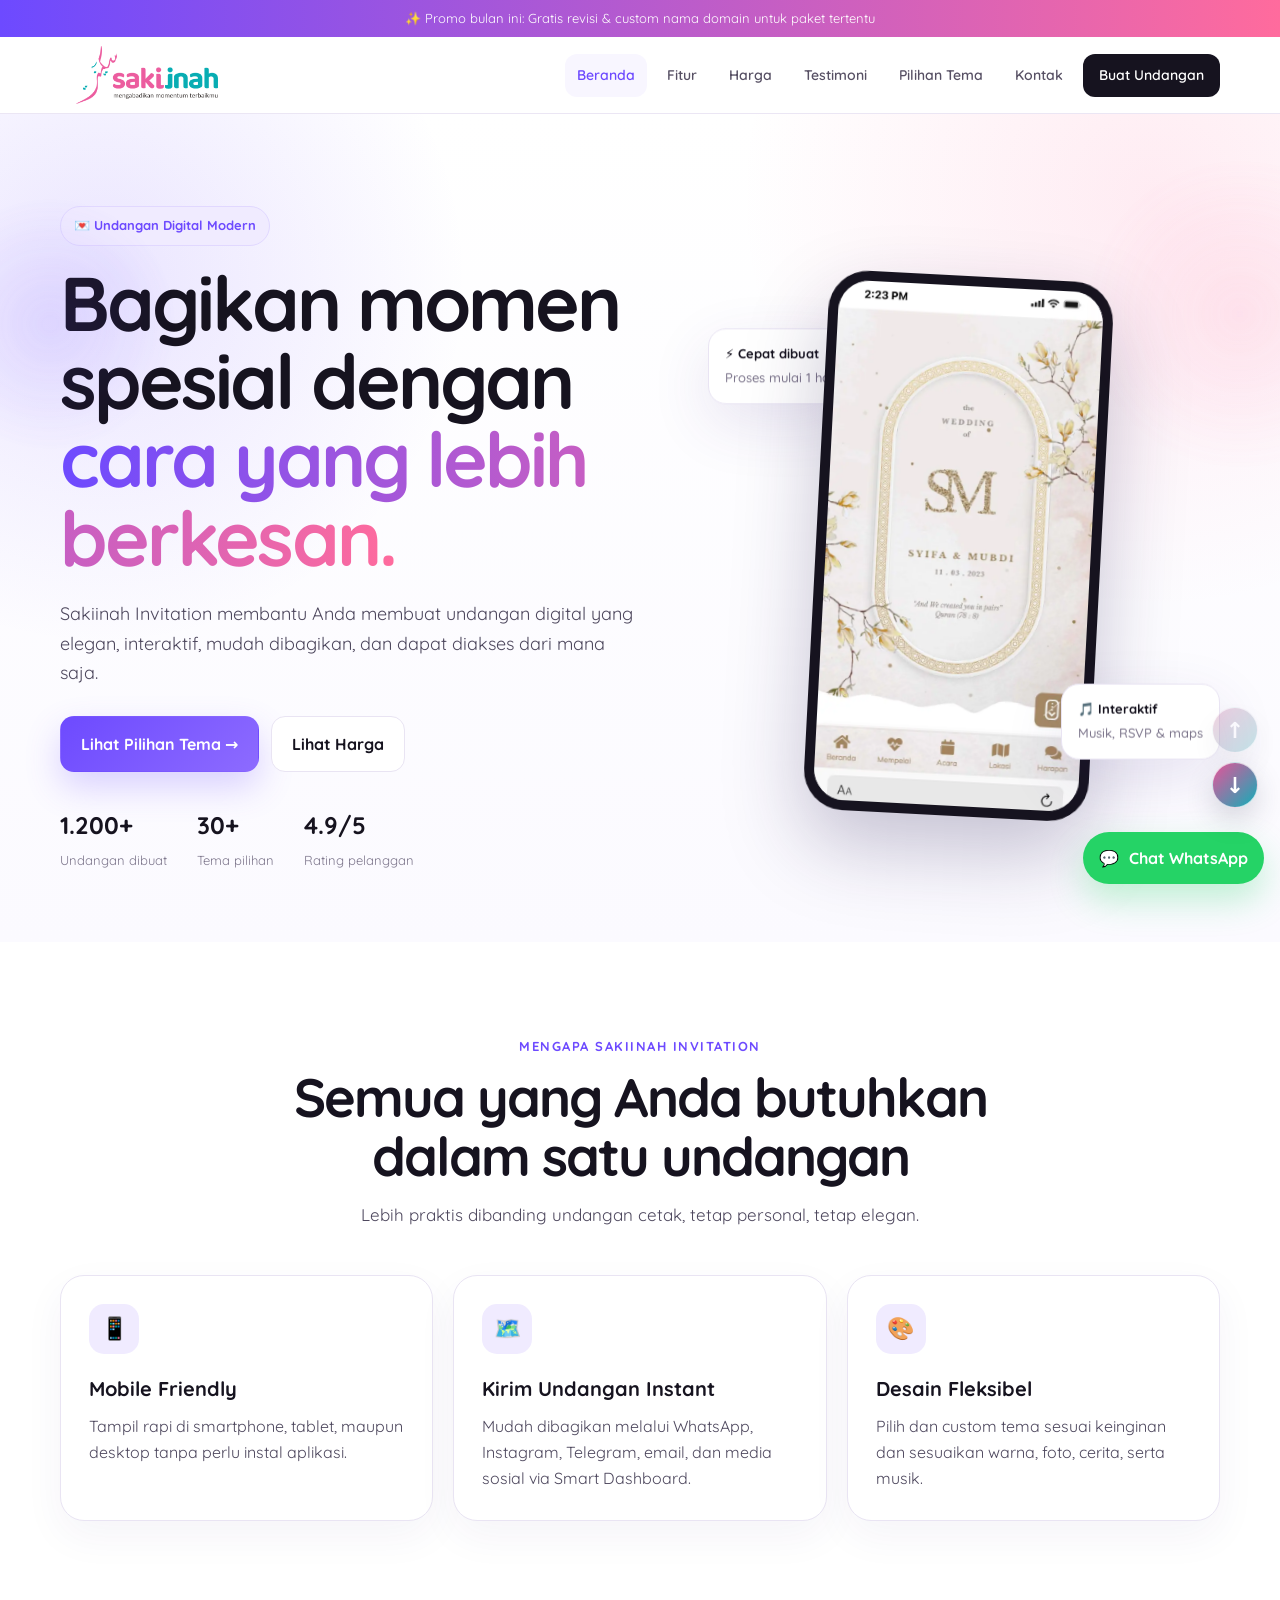
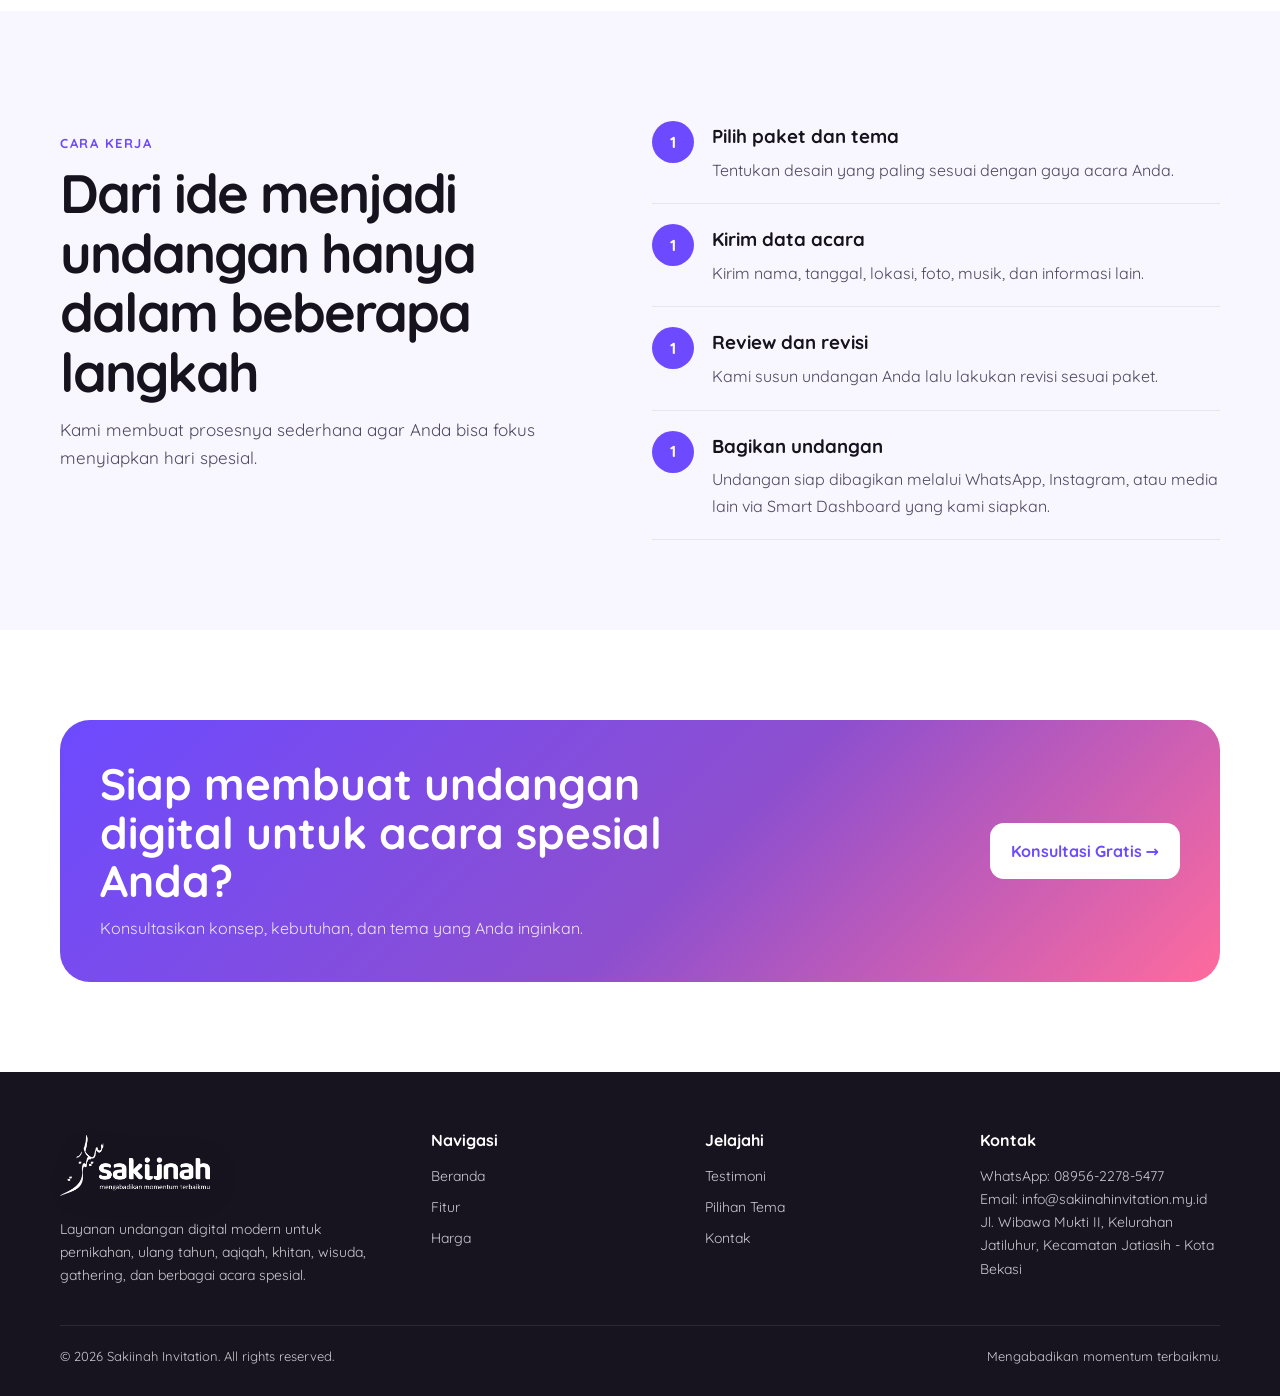
<file: index.html>
<!doctype html>
<html lang="id">
<head>
<meta charset="utf-8">
<meta name="viewport" content="width=device-width,initial-scale=1,viewport-fit=cover">
<link rel="manifest" href="manifest.webmanifest">
<meta name="theme-color" content="#6d4aff">
<meta name="apple-mobile-web-app-capable" content="yes">
<meta name="apple-mobile-web-app-status-bar-style" content="default">
<meta name="apple-mobile-web-app-title" content="Sakiinah Invitation">
<link rel="icon" href="assets/images/favicon.png" type="image/png">
<link rel="apple-touch-icon" href="assets/images/favicon.png">

<meta content="undangan website,undangan online, undangan pernikahan, undangan digital, undangan website murah, wedding invitation, sakiinah, sakinah wedding, sakiinah invitation, sakiinah e-invitation, sakiinah digital" name="keywords">
<meta content="Sakiinah merupakan website undangan digital atau undangan website, kami memiliki motto mengabadikan momentum terbaikmu, menyebarkan undangan dengan mudah, praktis dengan harga terjangkau dan bisa digunakan dimana saja dan kapan saja" name="description">
<meta itemprop="description" content="Sakiinah merupakan website undangan digital atau undangan website, kami memiliki motto mengabadikan momentum terbaikmu, menyebarkan undangan dengan mudah, praktis dengan harga terjangkau dan bisa digunakan dimana saja dan kapan saja">
<meta itemprop="name" content="Sakiinah - Wedding E-Invitation">

<meta property="og:image" content="assets/images/sakiinah.png">
<meta property="og:image" itemprop="assets/images/sakiinah.png">
<link itemprop="thumbnailUrl" href="assets/images/sakiinah.png">
<link itemprop="url" href="assets/images/sakiinah.png"> </span>

<!-- Facebook Meta Tags -->
  
<meta property="og:type" content="website">
<meta property="og:site_name" content="Undangan Digital" />
<meta property="og:title" content="Sakiinah Invitation">
<meta property="og:description" content="Sakiinah merupakan website undangan digital atau undangan website, kami memiliki motto mengabadikan momentum terbaikmu, menyebarkan undangan dengan mudah, praktis dengan harga terjangkau dan bisa digunakan dimana saja dan kapan saja">

<!-- Twitter Meta Tags -->
<meta name="twitter:card" content="summary_large_image">
<meta name="twitter:title" content="Sakiinah Invitation">
<meta name="twitter:description" content="Sakiinah merupakan website undangan digital atau undangan website, kami memiliki motto mengabadikan momentum terbaikmu, menyebarkan undangan dengan mudah, praktis dengan harga terjangkau dan bisa digunakan dimana saja dan kapan saja">

<title>Beranda | Sakiinah Invitation</title>
<link rel="stylesheet" href="style.css">
</head>
<body>

<div id="siteLoader" class="site-loader" aria-hidden="true">
  <div class="loader-inner">
    <img src="assets/images/logo-sakiinah.png" alt="Sakiinah Invitation" class="loader-logo">
    <div class="loader-track"><div class="loader-progress" id="loaderProgress"></div></div>
    <span class="loader-percent" id="loaderPercent">0%</span>
  </div>
</div>

<div class="topbar">✨ Promo bulan ini: Gratis revisi & custom nama domain untuk paket tertentu</div>
<header class="navbar">
  <div class="container nav-wrap">
    <a class="brand brand-logo" href="./" aria-label="Sakiinah Invitation - Beranda">
      <img src="assets/images/logo-sakiinah.png" alt="Sakiinah Invitation">
    </a>
    <nav class="nav-links" aria-label="Navigasi utama">
      <a href="./" class="active">Beranda</a>
      <a href="fitur/" class="">Fitur</a>
      <a href="harga/" class="">Harga</a>
      <a href="testimoni/" class="">Testimoni</a>
      <a href="tema/" class="">Pilihan Tema</a>
      <a href="kontak/" class="">Kontak</a>
      <a class="nav-cta" href="kontak/">Buat Undangan</a>
    </nav>
    <button class="menu-btn" type="button" aria-label="Buka menu" aria-expanded="false">☰</button>
  </div>
</header>


<main>
<section class="hero">
  <div class="container hero-grid">
    <div>
      <span class="eyebrow">💌 Undangan Digital Modern</span>
      <h1>Bagikan momen spesial dengan <span class="gradient-text">cara yang lebih berkesan.</span></h1>
      <p>Sakiinah Invitation membantu Anda membuat undangan digital yang elegan, interaktif, mudah dibagikan, dan dapat diakses dari mana saja.</p>
      <div class="actions">
        <a class="btn btn-primary" href="tema/">Lihat Pilihan Tema →</a>
        <a class="btn btn-secondary" href="harga/">Lihat Harga</a>
      </div>
      <div class="hero-stats">
        <div class="stat"><strong>1.200+</strong><span>Undangan dibuat</span></div>
        <div class="stat"><strong>30+</strong><span>Tema pilihan</span></div>
        <div class="stat"><strong>4.9/5</strong><span>Rating pelanggan</span></div>
      </div>
    </div>

    <div class="phone-stage">

    <div class="float-card one">
        ⚡ Cepat dibuat
        <span>Proses mulai 1 hari</span>
    </div>

    <div class="phone parallax-phone">

        <div class="phone-screen phone-screen-image">

            <picture>
                <!-- Mobile -->
                <source
                    media="(max-width: 560px)"
                    srcset="assets/images/wedding-mobile.webp"
                >

                <!-- Desktop / Tablet -->
                <img
                    src="assets/images/wedding-desktop.webp"
                    alt="Preview Undangan Digital" style="border-radius: 31px;"
                >
            </picture>

        </div>

    </div>

    <div class="float-card two">
        🎵 Interaktif
        <span>Musik, RSVP & maps</span>
    </div>

</div>
    <!-- <div class="phone-stage">
      <div class="float-card one">⚡ Cepat dibuat<span>Proses mulai 1 hari</span></div>
      <div class="phone parallax-phone">
        <div class="phone-screen">
          <small>THE WEDDING OF</small>
          <h3>Arga & Naya</h3>
          <p style="color:white">20 • 12 • 2026</p>
        </div>
      </div>
      <div class="float-card two">🎵 Interaktif<span>Musik, RSVP & maps</span></div>
    </div> -->
  </div>
</section>

<section class="section">
 <div class="container">
  <div class="section-head"><span class="kicker">Mengapa Sakiinah Invitation</span><h2>Semua yang Anda butuhkan dalam satu undangan</h2><p>Lebih praktis dibanding undangan cetak, tetap personal, tetap elegan.</p></div>
  <div class="grid-3">
    <div class="card reveal"><div class="icon">📱</div><h3>Mobile Friendly</h3><p>Tampil rapi di smartphone, tablet, maupun desktop tanpa perlu instal aplikasi.</p></div>
    <div class="card reveal"><div class="icon">🗺️</div><h3>Kirim Undangan Instant</h3><p>Mudah dibagikan melalui WhatsApp, Instagram, Telegram, email, dan media sosial via Smart Dashboard.</p></div>
    <div class="card reveal"><div class="icon">🎨</div><h3>Desain Fleksibel</h3><p>Pilih dan custom tema sesuai keinginan dan sesuaikan warna, foto, cerita, serta musik.</p></div>
  </div>
 </div>
</section>

<section class="section section-soft">
 <div class="container grid-2" style="align-items:center">
  <div class="section-head left"><span class="kicker">Cara Kerja</span><h2>Dari ide menjadi undangan hanya dalam beberapa langkah</h2><p>Kami membuat prosesnya sederhana agar Anda bisa fokus menyiapkan hari spesial.</p></div>
  <div>
   <div class="step reveal"><div><h3>Pilih paket dan tema</h3><p>Tentukan desain yang paling sesuai dengan gaya acara Anda.</p></div></div>
   <div class="step reveal"><div><h3>Kirim data acara</h3><p>Kirim nama, tanggal, lokasi, foto, musik, dan informasi lain.</p></div></div>
   <div class="step reveal"><div><h3>Review dan revisi</h3><p>Kami susun undangan Anda lalu lakukan revisi sesuai paket.</p></div></div>
   <div class="step reveal"><div><h3>Bagikan undangan</h3><p>Undangan siap dibagikan melalui WhatsApp, Instagram, atau media lain via Smart Dashboard yang kami siapkan.</p></div></div>
  </div>
 </div>
</section>

<section class="section">
 <div class="container">
  <div class="cta">
    <div><h2>Siap membuat undangan digital untuk acara spesial Anda?</h2><p>Konsultasikan konsep, kebutuhan, dan tema yang Anda inginkan.</p></div>
    <a class="btn" href="kontak/">Konsultasi Gratis →</a>
  </div>
 </div>
</section>
</main>


<footer>
<div class="container">
  <div class="footer-grid">
    <div>
      <a class="brand footer-brand" href="./" aria-label="Sakiinah Invitation - Beranda"><img src="assets/images/logo-sakiinah2.png" alt="Sakiinah Invitation"></a>
      <p style="margin-top:14px;max-width:320px">
        Layanan undangan digital modern untuk pernikahan, ulang tahun, aqiqah, khitan, wisuda, gathering, dan berbagai acara spesial.
      </p>
    </div>
    <div>
      <h4>Navigasi</h4>
      <a href="">Beranda</a><a href="fitur/">Fitur</a><a href="harga/">Harga</a>
    </div>
    <div>
      <h4>Jelajahi</h4>
      <a href="testimoni/">Testimoni</a><a href="tema/">Pilihan Tema</a><a href="kontak/">Kontak</a>
    </div>
    <div>
      <h4>Kontak</h4>
      <p>
        WhatsApp: 08956-2278-5477
      </p>
      <p>
        Email: info@sakiinahinvitation.my.id
      </p>
      <p>
        Jl. Wibawa Mukti II, Kelurahan Jatiluhur, Kecamatan Jatiasih - Kota Bekasi
      </p>
    </div>
  </div>
  <div class="footer-bottom" style="color: #ccc9d2;">
    <span style="color:#ccc9d2;">© 2026 Sakiinah Invitation. All rights reserved.</span><span>Mengabadikan momentum terbaikmu.</span>
  </div>
</div>
</footer>
<a class="floating-wa" href="https://wa.me/62895622785477?text=Halo%20Sakiinah,%20saya%20ingin%20bertanya%20tentang%20undangan%20digital." target="_blank" rel="noopener" aria-label="Chat WhatsApp">💬 <span>Chat WhatsApp</span></a>
<div class="scroll-controls" aria-label="Kontrol scroll">
  <button id="scrollUp" class="scroll-btn" type="button" aria-label="Scroll ke atas" title="Scroll ke atas">↑</button>
  <button id="scrollDown" class="scroll-btn" type="button" aria-label="Scroll ke bawah" title="Scroll ke bawah">↓</button>
</div>
<div class="app-install" role="dialog" aria-label="Install Sakiinah">
  <div class="install-copy">
    <strong>Pasang Sakiinah Invitation</strong>
    <span>Buka seperti aplikasi dari layar utama.</span>
  </div>
  <button class="install-btn" type="button">Install</button>
  <button class="install-close" type="button" aria-label="Tutup">✕</button>
</div>
<script src="script.js"></script>

</body>
</html>
</file>
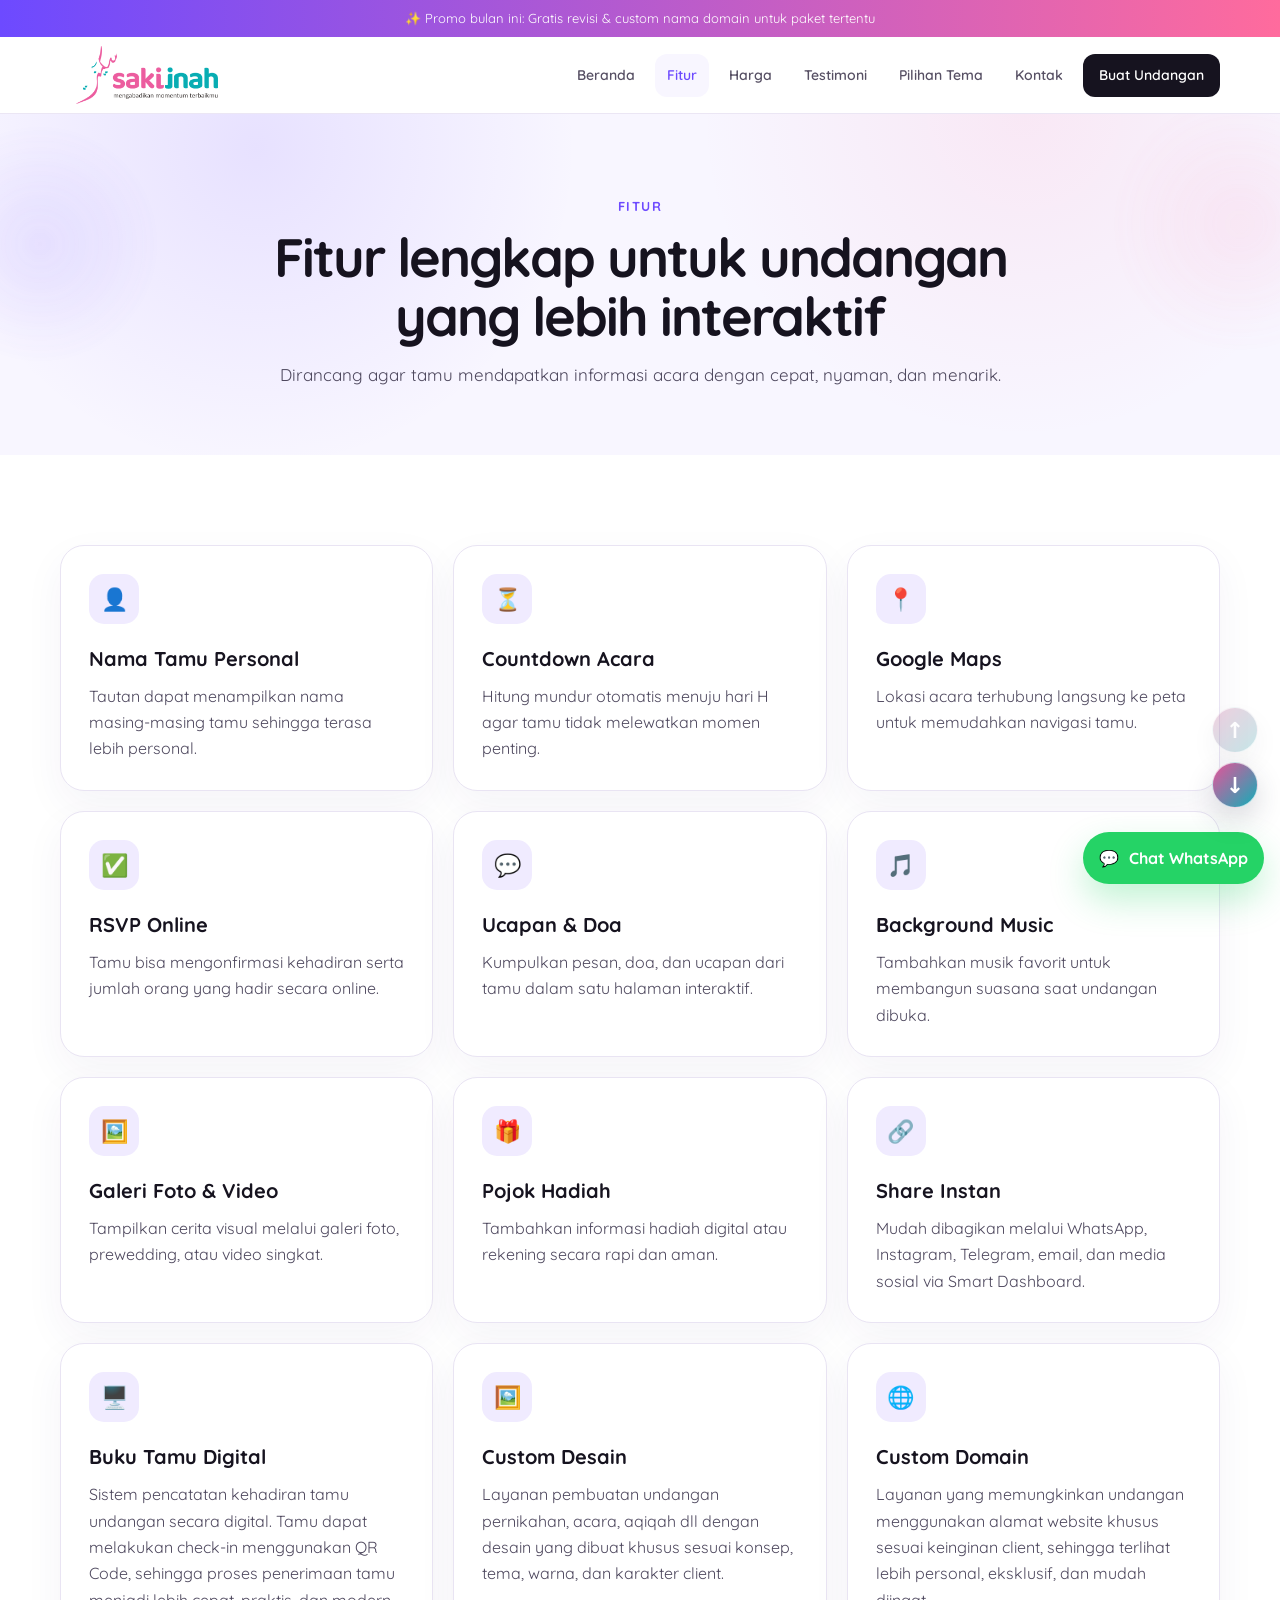
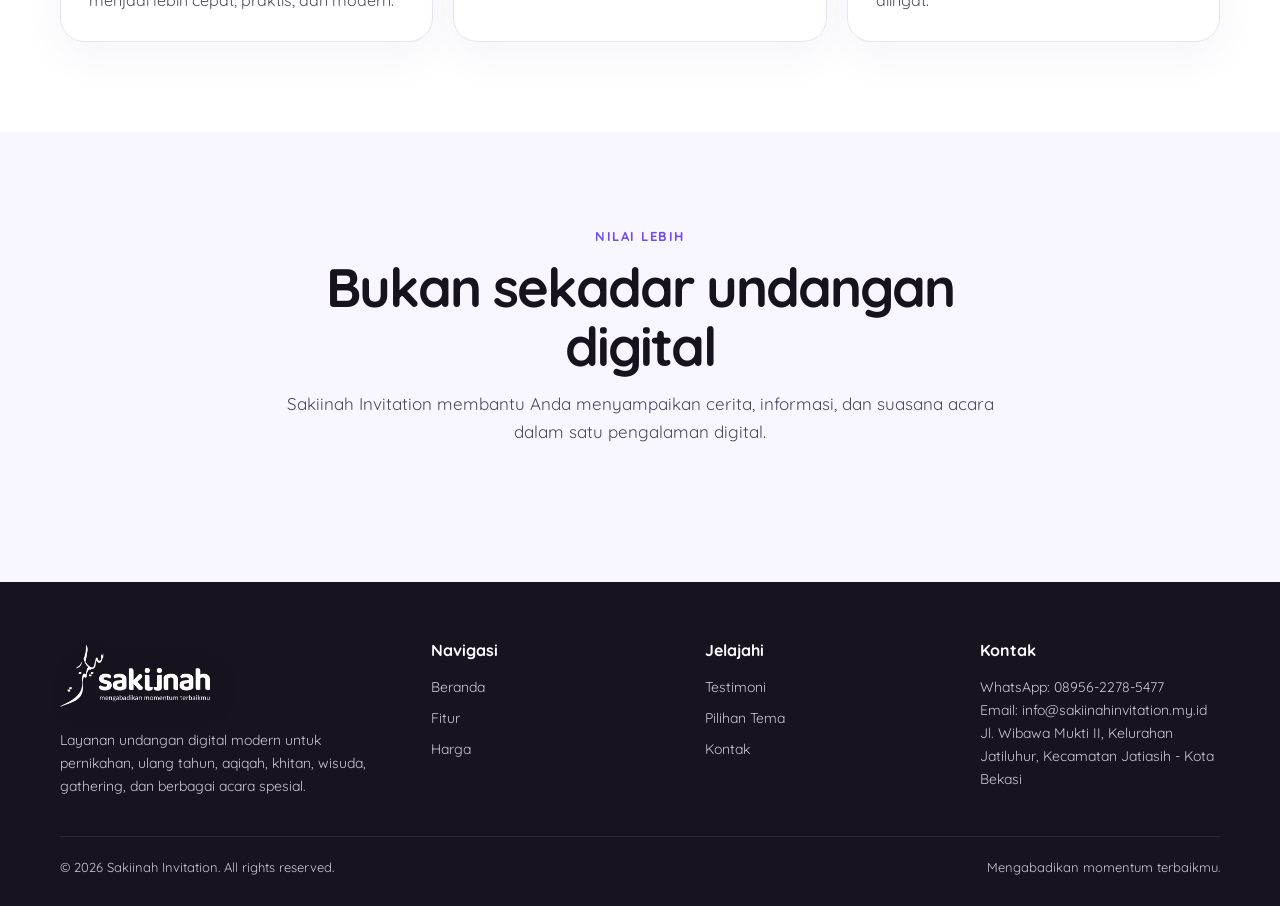
<file: fitur/index.html>
<!doctype html>
<html lang="id">
<head>
<meta charset="utf-8">
<meta name="viewport" content="width=device-width,initial-scale=1,viewport-fit=cover">
<link rel="manifest" href="manifest.webmanifest">
<meta name="theme-color" content="#6d4aff">
<meta name="apple-mobile-web-app-capable" content="yes">
<meta name="apple-mobile-web-app-status-bar-style" content="default">
<meta name="apple-mobile-web-app-title" content="Sakiinah Invitation">
<link rel="icon" href="../assets/images/favicon.png" type="image/png">
<link rel="apple-touch-icon" href="../assets/images/favicon.png">

<meta content="undangan website,undangan online, undangan pernikahan, undangan digital, undangan website murah, wedding invitation, sakiinah, sakinah wedding, sakiinah invitation, sakiinah e-invitation, sakiinah digital" name="keywords">
<meta content="Sakiinah merupakan website undangan digital atau undangan website, kami memiliki motto mengabadikan momentum terbaikmu, menyebarkan undangan dengan mudah, praktis dengan harga terjangkau dan bisa digunakan dimana saja dan kapan saja" name="description">
<meta itemprop="description" content="Sakiinah merupakan website undangan digital atau undangan website, kami memiliki motto mengabadikan momentum terbaikmu, menyebarkan undangan dengan mudah, praktis dengan harga terjangkau dan bisa digunakan dimana saja dan kapan saja">
<meta itemprop="name" content="Sakiinah - Wedding E-Invitation">

<meta property="og:image" content="../assets/images/sakiinah.png">
<meta property="og:image" itemprop="../assets/images/sakiinah.png">
<link itemprop="thumbnailUrl" href="../assets/images/sakiinah.png">
<link itemprop="url" href="../assets/images/sakiinah.png"> </span>

<!-- Facebook Meta Tags -->
  
<meta property="og:type" content="website">
<meta property="og:site_name" content="Undangan Digital" />
<meta property="og:title" content="Sakiinah Invitation">
<meta property="og:description" content="Sakiinah merupakan website undangan digital atau undangan website, kami memiliki motto mengabadikan momentum terbaikmu, menyebarkan undangan dengan mudah, praktis dengan harga terjangkau dan bisa digunakan dimana saja dan kapan saja">

<!-- Twitter Meta Tags -->
<meta name="twitter:card" content="summary_large_image">
<meta name="twitter:title" content="Sakiinah Invitation">
<meta name="twitter:description" content="Sakiinah merupakan website undangan digital atau undangan website, kami memiliki motto mengabadikan momentum terbaikmu, menyebarkan undangan dengan mudah, praktis dengan harga terjangkau dan bisa digunakan dimana saja dan kapan saja">

<title>Fitur | Sakiinah Invitation</title>
<link rel="stylesheet" href="../style.css">
</head>
<body>

<div id="siteLoader" class="site-loader" aria-hidden="true">
  <div class="loader-inner">
    <img src="../assets/images/logo-sakiinah.png" alt="Sakiinah Invitation" class="loader-logo">
    <div class="loader-track"><div class="loader-progress" id="loaderProgress"></div></div>
    <span class="loader-percent" id="loaderPercent">0%</span>
  </div>
</div>

<div class="topbar">✨ Promo bulan ini: Gratis revisi & custom nama domain untuk paket tertentu</div>
<header class="navbar">
  <div class="container nav-wrap">
    <a class="brand brand-logo" href="../" aria-label="Sakiinah Invitation - Beranda">
      <img src="../assets/images/logo-sakiinah.png" alt="Sakiinah Invitation">
    </a>
    <nav class="nav-links" aria-label="Navigasi utama">
      <a href="../" class="">Beranda</a>
      <a href="../fitur/" class="active">Fitur</a>
      <a href="../harga/" class="">Harga</a>
      <a href="../testimoni/" class="">Testimoni</a>
      <a href="../tema/" class="">Pilihan Tema</a>
      <a href="../kontak/" class="">Kontak</a>
      <a class="nav-cta" href="../kontak/">Buat Undangan</a>
    </nav>
    <button class="menu-btn" type="button" aria-label="Buka menu" aria-expanded="false">☰</button>
  </div>
</header>


<main>
<section class="page-hero"><div class="container"><span class="kicker">Fitur</span><h1>Fitur lengkap untuk undangan yang lebih interaktif</h1><p>Dirancang agar tamu mendapatkan informasi acara dengan cepat, nyaman, dan menarik.</p></div></section>
<section class="section"><div class="container">
 <div class="grid-3">
  <div class="card reveal"><div class="icon">👤</div><h3>Nama Tamu Personal</h3><p>Tautan dapat menampilkan nama masing-masing tamu sehingga terasa lebih personal.</p></div>

  <div class="card reveal"><div class="icon">⏳</div><h3>Countdown Acara</h3><p>Hitung mundur otomatis menuju hari H agar tamu tidak melewatkan momen penting.</p></div>

  <div class="card reveal"><div class="icon">📍</div><h3>Google Maps</h3><p>Lokasi acara terhubung langsung ke peta untuk memudahkan navigasi tamu.</p></div>

  <div class="card reveal"><div class="icon">✅</div><h3>RSVP Online</h3><p>Tamu bisa mengonfirmasi kehadiran serta jumlah orang yang hadir secara online.</p></div>

  <div class="card reveal"><div class="icon">💬</div><h3>Ucapan & Doa</h3><p>Kumpulkan pesan, doa, dan ucapan dari tamu dalam satu halaman interaktif.</p></div>

  <div class="card reveal"><div class="icon">🎵</div><h3>Background Music</h3><p>Tambahkan musik favorit untuk membangun suasana saat undangan dibuka.</p></div>

  <div class="card reveal"><div class="icon">🖼️</div><h3>Galeri Foto & Video</h3><p>Tampilkan cerita visual melalui galeri foto, prewedding, atau video singkat.</p></div>

  <div class="card reveal"><div class="icon">🎁</div><h3>Pojok Hadiah</h3><p>Tambahkan informasi hadiah digital atau rekening secara rapi dan aman.</p></div>

  <div class="card reveal"><div class="icon">🔗</div><h3>Share Instan</h3><p>Mudah dibagikan melalui WhatsApp, Instagram, Telegram, email, dan media sosial via Smart Dashboard.</p></div>

  <div class="card reveal"><div class="icon">🖥️</div><h3>Buku Tamu Digital</h3><p>Sistem pencatatan kehadiran tamu undangan secara digital. Tamu dapat melakukan check-in menggunakan QR Code, sehingga proses penerimaan tamu menjadi lebih cepat, praktis, dan modern.</p></div>

  <div class="card reveal"><div class="icon">🖼️</div><h3>Custom Desain</h3><p>Layanan pembuatan undangan pernikahan, acara, aqiqah dll dengan desain yang dibuat khusus sesuai konsep, tema, warna, dan karakter client.</p></div>

  <div class="card reveal"><div class="icon">🌐</div><h3>Custom Domain</h3><p>Layanan yang memungkinkan undangan menggunakan alamat website khusus sesuai keinginan client, sehingga terlihat lebih personal, eksklusif, dan mudah diingat.</p></div>

 </div>
</div></section>
<section class="section section-soft"><div class="container"><div class="section-head"><span class="kicker">Nilai Lebih</span><h2>Bukan sekadar undangan digital</h2><p>Sakiinah Invitation membantu Anda menyampaikan cerita, informasi, dan suasana acara dalam satu pengalaman digital.</p></div></div></section>
</main>


<footer>
<div class="container">
  <div class="footer-grid">
    <div>
      <a class="brand footer-brand" href="../" aria-label="Sakiinah Invitation - Beranda"><img src="../assets/images/logo-sakiinah2.png" alt="Sakiinah Invitation"></a>
      <p style="margin-top:14px;max-width:320px">
        Layanan undangan digital modern untuk pernikahan, ulang tahun, aqiqah, khitan, wisuda, gathering, dan berbagai acara spesial.
      </p>
    </div>
    <div>
      <h4>Navigasi</h4>
      <a href="../">Beranda</a><a href="../fitur/">Fitur</a><a href="../harga/">Harga</a>
    </div>
    <div>
      <h4>Jelajahi</h4>
      <a href="../testimoni/">Testimoni</a><a href="../tema/">Pilihan Tema</a><a href="../kontak/">Kontak</a>
    </div>
    <div>
      <h4>Kontak</h4>
      <p>
        WhatsApp: 08956-2278-5477
      </p>
      <p>
        Email: info@sakiinahinvitation.my.id
      </p>
      <p>
        Jl. Wibawa Mukti II, Kelurahan Jatiluhur, Kecamatan Jatiasih - Kota Bekasi
      </p>
    </div>
  </div>
  <div class="footer-bottom" style="color: #ccc9d2;">
    <span style="color:#ccc9d2;">© 2026 Sakiinah Invitation. All rights reserved.</span><span>Mengabadikan momentum terbaikmu.</span>
  </div>
</div>
</footer>
<a class="floating-wa" href="https://wa.me/62895622785477?text=Halo%20Sakiinah,%20saya%20ingin%20bertanya%20tentang%20undangan%20digital." target="_blank" rel="noopener" aria-label="Chat WhatsApp">💬 <span>Chat WhatsApp</span></a>
<div class="scroll-controls" aria-label="Kontrol scroll">
  <button id="scrollUp" class="scroll-btn" type="button" aria-label="Scroll ke atas" title="Scroll ke atas">↑</button>
  <button id="scrollDown" class="scroll-btn" type="button" aria-label="Scroll ke bawah" title="Scroll ke bawah">↓</button>
</div>
<div class="app-install" role="dialog" aria-label="Install Sakiinah">
  <div class="install-copy">
    <strong>Pasang Sakiinah Invitation</strong>
    <span>Buka seperti aplikasi dari layar utama.</span>
  </div>
  <button class="install-btn" type="button">Install</button>
  <button class="install-close" type="button" aria-label="Tutup">✕</button>
</div>
<script src="../script.js"></script>

</body>
</html>
</file>
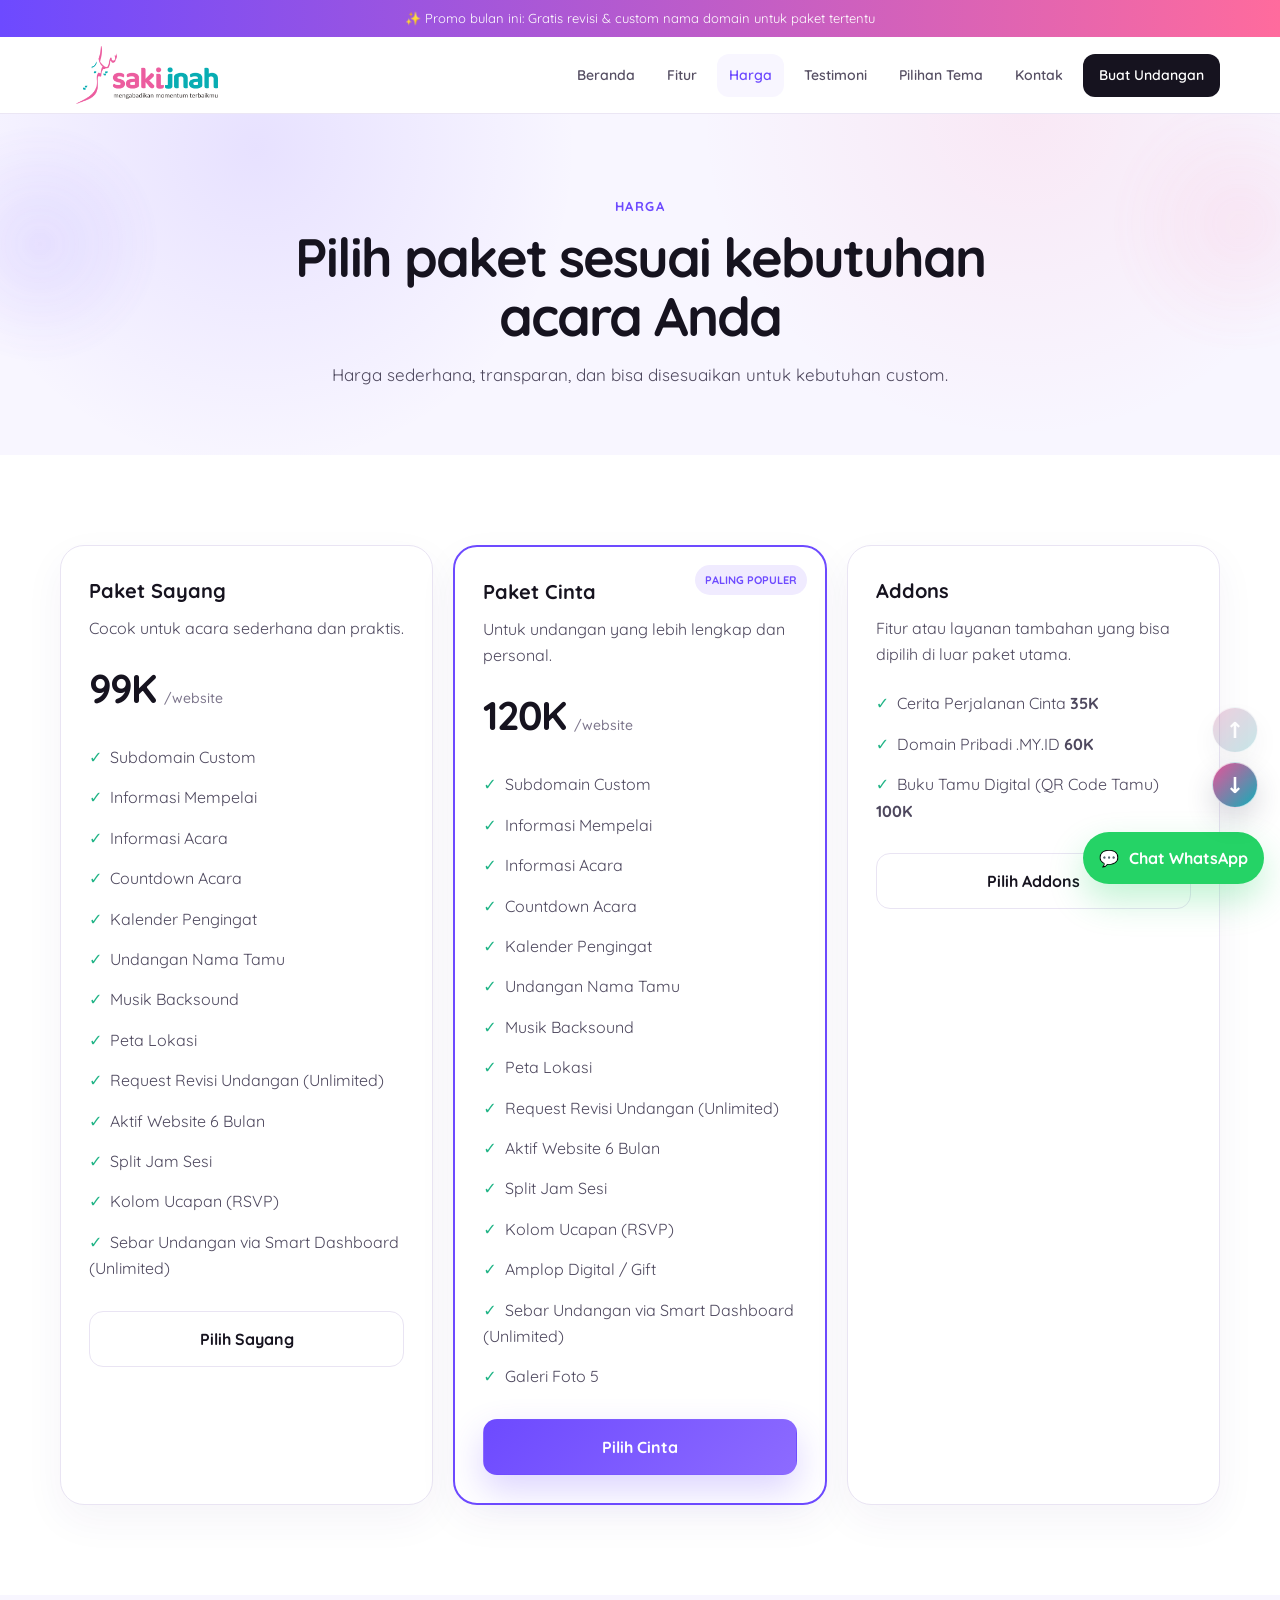
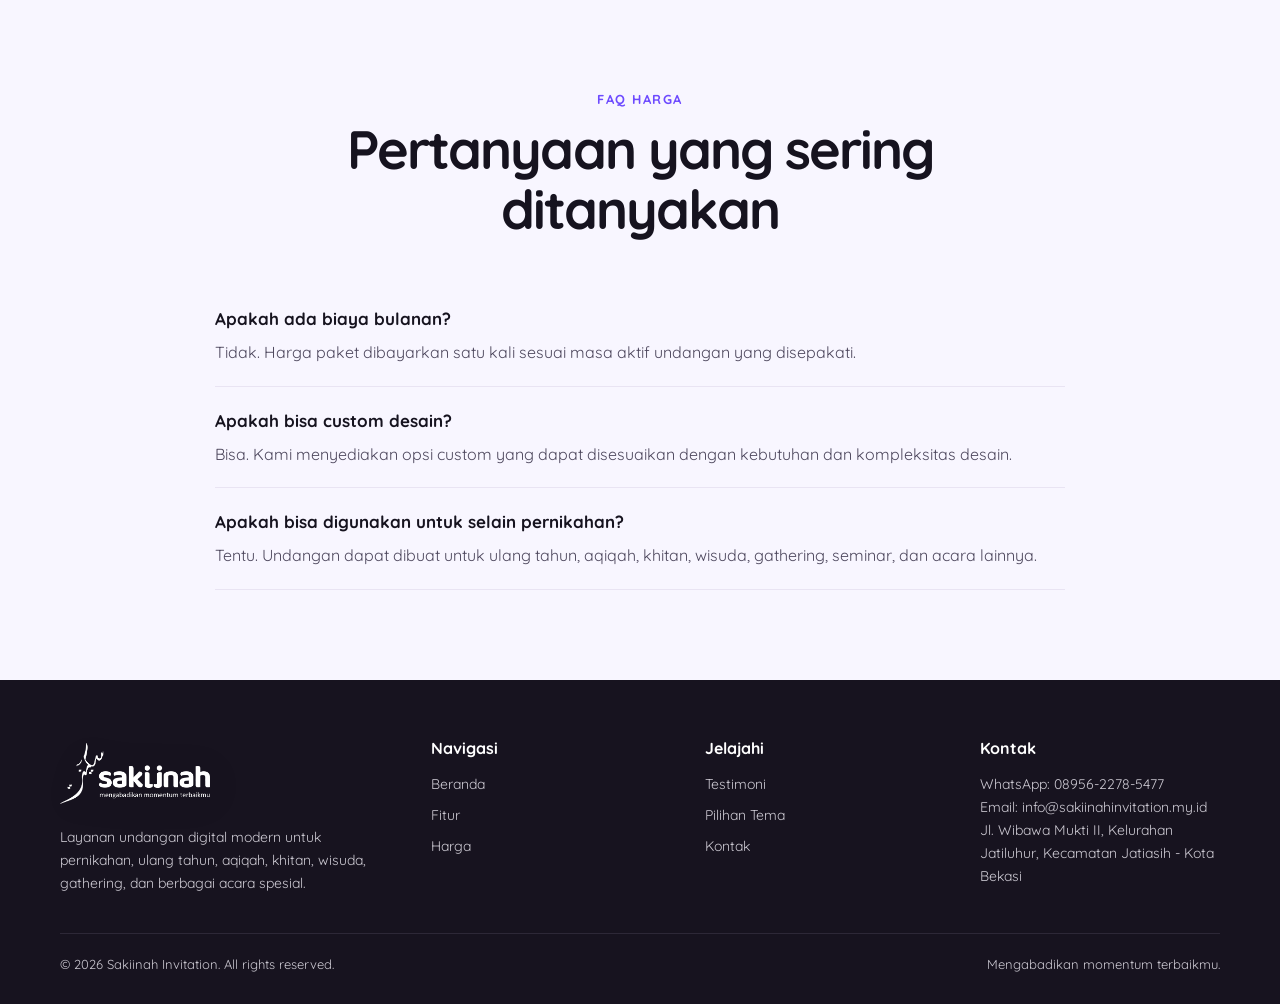
<file: harga/index.html>
<!doctype html>
<html lang="id">
<head>
<meta charset="utf-8">
<meta name="viewport" content="width=device-width,initial-scale=1,viewport-fit=cover">
<link rel="manifest" href="manifest.webmanifest">
<meta name="theme-color" content="#6d4aff">
<meta name="apple-mobile-web-app-capable" content="yes">
<meta name="apple-mobile-web-app-status-bar-style" content="default">
<meta name="apple-mobile-web-app-title" content="Sakiinah Invitation">
<link rel="icon" href="../assets/images/favicon.png" type="image/png">
<link rel="apple-touch-icon" href="../assets/images/favicon.png">

<meta content="undangan website,undangan online, undangan pernikahan, undangan digital, undangan website murah, wedding invitation, sakiinah, sakinah wedding, sakiinah invitation, sakiinah e-invitation, sakiinah digital" name="keywords">
<meta content="Sakiinah merupakan website undangan digital atau undangan website, kami memiliki motto mengabadikan momentum terbaikmu, menyebarkan undangan dengan mudah, praktis dengan harga terjangkau dan bisa digunakan dimana saja dan kapan saja" name="description">
<meta itemprop="description" content="Sakiinah merupakan website undangan digital atau undangan website, kami memiliki motto mengabadikan momentum terbaikmu, menyebarkan undangan dengan mudah, praktis dengan harga terjangkau dan bisa digunakan dimana saja dan kapan saja">
<meta itemprop="name" content="Sakiinah - Wedding E-Invitation">

<meta property="og:image" content="../assets/images/sakiinah.png">
<meta property="og:image" itemprop="../assets/images/sakiinah.png">
<link itemprop="thumbnailUrl" href="../assets/images/sakiinah.png">
<link itemprop="url" href="../assets/images/sakiinah.png"> </span>

<!-- Facebook Meta Tags -->
  
<meta property="og:type" content="website">
<meta property="og:site_name" content="Undangan Digital" />
<meta property="og:title" content="Sakiinah Invitation">
<meta property="og:description" content="Sakiinah merupakan website undangan digital atau undangan website, kami memiliki motto mengabadikan momentum terbaikmu, menyebarkan undangan dengan mudah, praktis dengan harga terjangkau dan bisa digunakan dimana saja dan kapan saja">

<!-- Twitter Meta Tags -->
<meta name="twitter:card" content="summary_large_image">
<meta name="twitter:title" content="Sakiinah Invitation">
<meta name="twitter:description" content="Sakiinah merupakan website undangan digital atau undangan website, kami memiliki motto mengabadikan momentum terbaikmu, menyebarkan undangan dengan mudah, praktis dengan harga terjangkau dan bisa digunakan dimana saja dan kapan saja">


<title>Harga | Sakiinah Invitation</title>
<link rel="stylesheet" href="../style.css">
</head>
<body>

<div id="siteLoader" class="site-loader" aria-hidden="true">
  <div class="loader-inner">
    <img src="../assets/images/logo-sakiinah.png" alt="Sakiinah Invitation" class="loader-logo">
    <div class="loader-track"><div class="loader-progress" id="loaderProgress"></div></div>
    <span class="loader-percent" id="loaderPercent">0%</span>
  </div>
</div>

<div class="topbar">✨ Promo bulan ini: Gratis revisi & custom nama domain untuk paket tertentu</div>
<header class="navbar">
  <div class="container nav-wrap">
    <a class="brand brand-logo" href="../" aria-label="Sakiinah Invitation - Beranda">
      <img src="../assets/images/logo-sakiinah.png" alt="Sakiinah Invitation">
    </a>
    <nav class="nav-links" aria-label="Navigasi utama">
      <a href="../" class="">Beranda</a>
      <a href="../fitur/" class="">Fitur</a>
      <a href="../harga/" class="active">Harga</a>
      <a href="../testimoni/" class="">Testimoni</a>
      <a href="../tema/" class="">Pilihan Tema</a>
      <a href="../kontak/" class="">Kontak</a>
      <a class="nav-cta" href="../kontak/">Buat Undangan</a>
    </nav>
    <button class="menu-btn" type="button" aria-label="Buka menu" aria-expanded="false">☰</button>
  </div>
</header>


<main>
  <section class="page-hero">
    <div class="container"><span class="kicker">Harga</span>
      <h1>Pilih paket sesuai kebutuhan acara Anda</h1>
      <p>Harga sederhana, transparan, dan bisa disesuaikan untuk kebutuhan custom.</p>
    </div>
  </section>
  <section class="section">
    <div class="container">
      <div class="grid-3">
        <div class="card price-card reveal">
          <h3>Paket Sayang</h3>
          <p>Cocok untuk acara sederhana dan praktis.</p>
          <div class="price">99K <small>/ w e b s i t e</small></div>
          <ul>
            <li>Subdomain Custom</li>
            <li>Informasi Mempelai</li>
            <li>Informasi Acara</li>
            <li>Countdown Acara</li>
            <li>Kalender Pengingat</li>
            <li>Undangan Nama Tamu</li>
            <li>Musik Backsound</li>
            <li>Peta Lokasi</li>
            <li>Request Revisi Undangan (Unlimited)</li>
            <li>Aktif Website 6 Bulan</li>
            <li>Split Jam Sesi</li>
            <li>Kolom Ucapan (RSVP)</li>
            <li>Sebar Undangan via Smart Dashboard (Unlimited)</li>
          </ul>
          <a class="btn btn-secondary" href="https://wa.me/62895622785477?text=Halo%20Sakiinah,%20saya%20ingin%20order%20Paket%20Sayang%20undangan%20digital." target="_blank">Pilih Sayang</a>
        </div>
        <div class="card price-card featured reveal"><span class="badge">Paling Populer</span>
          <h3>Paket Cinta</h3>
          <p>Untuk undangan yang lebih lengkap dan personal.</p>
          <div class="price">120K <small>/ w e b s i t e</small></div>
          <ul>
            <li>Subdomain Custom</li>
            <li>Informasi Mempelai</li>
            <li>Informasi Acara</li>
            <li>Countdown Acara</li>
            <li>Kalender Pengingat</li>
            <li>Undangan Nama Tamu</li>
            <li>Musik Backsound</li>
            <li>Peta Lokasi</li>
            <li>Request Revisi Undangan (Unlimited)</li>
            <li>Aktif Website 6 Bulan</li>
            <li>Split Jam Sesi</li>
            <li>Kolom Ucapan (RSVP)</li>
            <li>Amplop Digital / Gift</li>
            <li>Sebar Undangan via Smart Dashboard (Unlimited)</li>
            <li>Galeri Foto 5</li>
          </ul>
          <a class="btn btn-primary" href="https://wa.me/62895622785477?text=Halo%20Sakiinah,%20saya%20ingin%20order%20Paket%20Cinta%20undangan%20digital." target="_blank">Pilih Cinta</a>
        </div>
        <div class="card price-card reveal">
          <h3>Addons</h3>
          <p>Fitur atau layanan tambahan yang bisa dipilih di luar paket utama.</p>
          <ul>
            <li>Cerita Perjalanan Cinta <strong>35K</strong></li>
            <li>Domain Pribadi .MY.ID <strong>60K</strong></li>
            <li>Buku Tamu Digital (QR Code Tamu) <strong>100K</strong></li>
          </ul>
          <a class="btn btn-secondary" href="https://wa.me/62895622785477?text=Halo%20Sakiinah,%20saya%20ingin%20order%20Addons%20undangan%20digital." target="_blank">Pilih Addons</a>
        </div>
      </div>
      <!-- <p style="text-align:center;color:var(--muted);margin-top:24px;font-size:13px">*Ketentuan domain dan fitur tertentu menyesuaikan ketersediaan dan kesepakatan.</p> -->
    </div>
  </section>

  <section class="section section-soft">
    <div class="container">
      <div class="section-head"><span class="kicker">FAQ Harga</span>
        <h2>Pertanyaan yang sering ditanyakan</h2>
      </div>
      <div class="faq">
        <div class="faq-item">
          <h3>Apakah ada biaya bulanan?</h3>
          <p>Tidak. Harga paket dibayarkan satu kali sesuai masa aktif undangan yang disepakati.</p>
        </div>
        <div class="faq-item">
          <h3>Apakah bisa custom desain?</h3>
          <p>Bisa. Kami menyediakan opsi custom yang dapat disesuaikan dengan kebutuhan dan kompleksitas desain.</p>
        </div>
        <div class="faq-item">
          <h3>Apakah bisa digunakan untuk selain pernikahan?</h3>
          <p>Tentu. Undangan dapat dibuat untuk ulang tahun, aqiqah, khitan, wisuda, gathering, seminar, dan acara lainnya.</p>
        </div>
      </div>
    </div>
  </section>
</main>

<footer>
<div class="container">
  <div class="footer-grid">
    <div>
      <a class="brand footer-brand" href="../" aria-label="Sakiinah Invitation - Beranda"><img src="../assets/images/logo-sakiinah2.png" alt="Sakiinah Invitation"></a>
      <p style="margin-top:14px;max-width:320px">
        Layanan undangan digital modern untuk pernikahan, ulang tahun, aqiqah, khitan, wisuda, gathering, dan berbagai acara spesial.
      </p>
    </div>
    <div>
      <h4>Navigasi</h4>
      <a href="../">Beranda</a><a href="../fitur/">Fitur</a><a href="../harga/">Harga</a>
    </div>
    <div>
      <h4>Jelajahi</h4>
      <a href="../testimoni/">Testimoni</a><a href="../tema/">Pilihan Tema</a><a href="../kontak/">Kontak</a>
    </div>
    <div>
      <h4>Kontak</h4>
      <p>
        WhatsApp: 08956-2278-5477
      </p>
      <p>
        Email: info@sakiinahinvitation.my.id
      </p>
      <p>
        Jl. Wibawa Mukti II, Kelurahan Jatiluhur, Kecamatan Jatiasih - Kota Bekasi
      </p>
    </div>
  </div>
  <div class="footer-bottom" style="color: #ccc9d2;">
    <span style="color:#ccc9d2;">© 2026 Sakiinah Invitation. All rights reserved.</span><span>Mengabadikan momentum terbaikmu.</span>
  </div>
</div>
</footer>
<a class="floating-wa" href="https://wa.me/62895622785477?text=Halo%20Sakiinah,%20saya%20ingin%20bertanya%20tentang%20undangan%20digital." target="_blank" rel="noopener" aria-label="Chat WhatsApp">💬 <span>Chat WhatsApp</span></a>
<div class="scroll-controls" aria-label="Kontrol scroll">
  <button id="scrollUp" class="scroll-btn" type="button" aria-label="Scroll ke atas" title="Scroll ke atas">↑</button>
  <button id="scrollDown" class="scroll-btn" type="button" aria-label="Scroll ke bawah" title="Scroll ke bawah">↓</button>
</div>
<div class="app-install" role="dialog" aria-label="Install Sakiinah">
  <div class="install-copy">
    <strong>Pasang Sakiinah Invitation</strong>
    <span>Buka seperti aplikasi dari layar utama.</span>
  </div>
  <button class="install-btn" type="button">Install</button>
  <button class="install-close" type="button" aria-label="Tutup">✕</button>
</div>
<script src="../script.js"></script>

</body>
</html>
</file>
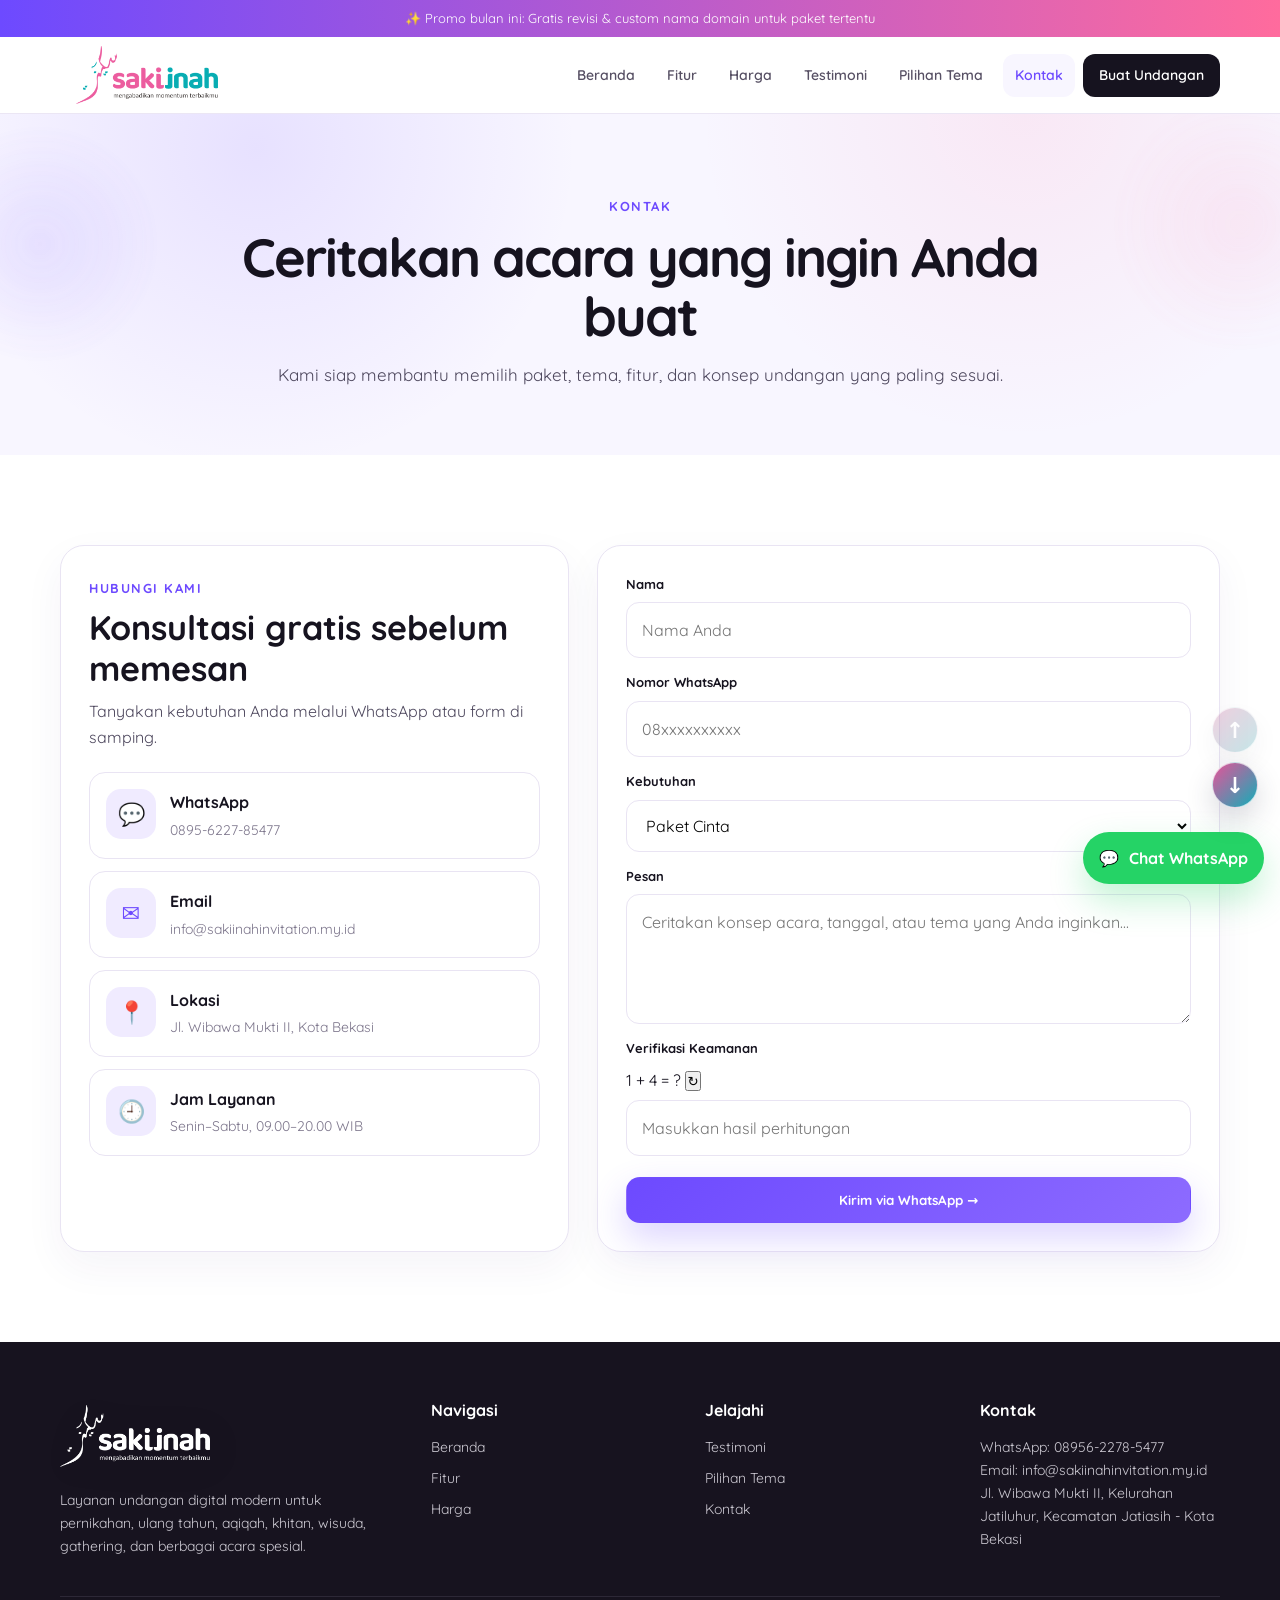
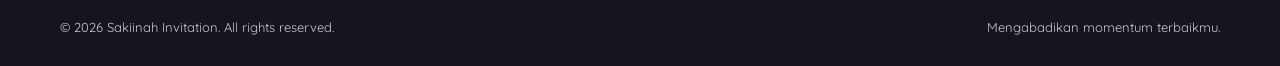
<file: kontak/index.html>
<!doctype html>
<html lang="id">
<head>
  <meta charset="utf-8">
  <meta name="viewport" content="width=device-width,initial-scale=1,viewport-fit=cover">
  <link rel="manifest" href="manifest.webmanifest">
  <meta name="theme-color" content="#6d4aff">
  <meta name="apple-mobile-web-app-capable" content="yes">
  <meta name="apple-mobile-web-app-status-bar-style" content="default">
  <meta name="apple-mobile-web-app-title" content="Sakiinah Invitation">

  <link rel="icon" href="../assets/images/favicon.png" type="image/png">
  <link rel="apple-touch-icon" href="../assets/images/favicon.png">

  <meta content="undangan website,undangan online, undangan pernikahan, undangan digital, undangan website murah, wedding invitation, sakiinah, sakinah wedding, sakiinah invitation, sakiinah e-invitation, sakiinah digital" name="keywords">
  <meta content="Sakiinah merupakan website undangan digital atau undangan website, kami memiliki motto mengabadikan momentum terbaikmu, menyebarkan undangan dengan mudah, praktis dengan harga terjangkau dan bisa digunakan dimana saja dan kapan saja" name="description">
  <meta itemprop="description" content="Sakiinah merupakan website undangan digital atau undangan website, kami memiliki motto mengabadikan momentum terbaikmu, menyebarkan undangan dengan mudah, praktis dengan harga terjangkau dan bisa digunakan dimana saja dan kapan saja">
  <meta itemprop="name" content="Sakiinah - Wedding E-Invitation">

  <meta property="og:image" content="../assets/images/sakiinah.png">
  <meta property="og:image" itemprop="../assets/images/sakiinah.png">
  <link itemprop="thumbnailUrl" href="../assets/images/sakiinah.png">
  <link itemprop="url" href="../assets/images/sakiinah.png"> </span>

  <!-- Facebook Meta Tags -->

  <meta property="og:type" content="website">
  <meta property="og:site_name" content="Undangan Digital" />
  <meta property="og:title" content="Sakiinah Invitation">
  <meta property="og:description" content="Sakiinah merupakan website undangan digital atau undangan website, kami memiliki motto mengabadikan momentum terbaikmu, menyebarkan undangan dengan mudah, praktis dengan harga terjangkau dan bisa digunakan dimana saja dan kapan saja">

  <!-- Twitter Meta Tags -->
  <meta name="twitter:card" content="summary_large_image">
  <meta name="twitter:title" content="Sakiinah Invitation">
  <meta name="twitter:description" content="Sakiinah merupakan website undangan digital atau undangan website, kami memiliki motto mengabadikan momentum terbaikmu, menyebarkan undangan dengan mudah, praktis dengan harga terjangkau dan bisa digunakan dimana saja dan kapan saja">

  <title>Kontak | Sakiinah Invitation</title>
  <link rel="stylesheet" href="../style.css">
</head>
<body>

  <div id="siteLoader" class="site-loader" aria-hidden="true">
  <div class="loader-inner">
    <img src="../assets/images/logo-sakiinah.png" alt="Sakiinah Invitation" class="loader-logo">
    <div class="loader-track"><div class="loader-progress" id="loaderProgress"></div></div>
    <span class="loader-percent" id="loaderPercent">0%</span>
  </div>
</div>

<div class="topbar">✨ Promo bulan ini: Gratis revisi & custom nama domain untuk paket tertentu</div>
<header class="navbar">
  <div class="container nav-wrap">
    <a class="brand brand-logo" href="../" aria-label="Sakiinah Invitation - Beranda">
      <img src="../assets/images/logo-sakiinah.png" alt="Sakiinah Invitation">
    </a>
    <nav class="nav-links" aria-label="Navigasi utama">
      <a href="../" class="">Beranda</a>
      <a href="../fitur/" class="">Fitur</a>
      <a href="../harga/" class="">Harga</a>
      <a href="../testimoni/" class="">Testimoni</a>
      <a href="../tema/" class="">Pilihan Tema</a>
      <a href="../kontak/" class="active">Kontak</a>
      <a class="nav-cta" href="../kontak/">Buat Undangan</a>
    </nav>
    <button class="menu-btn" type="button" aria-label="Buka menu" aria-expanded="false">☰</button>
  </div>
</header>


  <main>
    <section class="page-hero">
      <div class="container"><span class="kicker">Kontak</span>
        <h1>Ceritakan acara yang ingin Anda buat</h1>
        <p>Kami siap membantu memilih paket, tema, fitur, dan konsep undangan yang paling sesuai.</p>
      </div>
    </section>
    <section class="section">
      <div class="container contact-grid">
        <div class="card reveal">
          <span class="kicker">Hubungi Kami</span>
          <h2 style="font-size:34px;line-height:1.2;margin:8px 0">Konsultasi gratis sebelum memesan</h2>
          <p style="color:var(--text)">Tanyakan kebutuhan Anda melalui WhatsApp atau form di samping.</p>
          <div class="contact-list">
            <div class="contact-item reveal">
              <div class="icon" style="margin:0">💬</div>
              <div><strong>WhatsApp</strong><span>0895-6227-85477</span></div>
            </div>
            <div class="contact-item reveal">
              <div class="icon" style="margin:0">✉️</div>
              <div><strong>Email</strong><span>info@sakiinahinvitation.my.id</span></div>
            </div>
            <div class="contact-item reveal">
              <div class="icon" style="margin:0">📍</div>
              <div><strong>Lokasi</strong><span>Jl. Wibawa Mukti II, Kota Bekasi</span></div>
            </div>
            <div class="contact-item reveal">
              <div class="icon" style="margin:0">🕘</div>
              <div><strong>Jam Layanan</strong><span>Senin–Sabtu, 09.00–20.00 WIB</span></div>
            </div>
          </div>
        </div>
        <div class="card reveal">
          <form id="contactForm">
              <div class="field">
                <label for="name">Nama</label>
                <input id="name" required placeholder="Nama Anda">
              </div>

              <div class="field">
                <label for="phone">Nomor WhatsApp</label>
                <input id="phone" required placeholder="08xxxxxxxxxx">
              </div>

              <div class="field">
                <label for="service">Kebutuhan</label>
                <select id="service">
                  <option value="Paket Sayang">Paket Sayang</option>
                  <option value="Paket Cinta" selected>Paket Cinta</option>
                  <option value="Custom Invitation">Custom Invitation</option>
                </select>
              </div>

              <div class="field">
                <label for="message">Pesan</label>
                <textarea
                  id="message"
                  placeholder="Ceritakan konsep acara, tanggal, atau tema yang Anda inginkan..."
                ></textarea>
              </div>

              <!-- CAPTCHA -->
              <div class="field">
                <label for="captcha">
                    Verifikasi Keamanan
                </label>

                <div class="captcha-box">
                    <span id="captchaQuestion"></span>

                    <button type="button"
                            class="captcha-refresh"
                            id="refreshCaptcha"
                            title="Ganti Captcha">
                        ↻
                    </button>
                </div>

                <input
                    type="number"
                    id="captcha"
                    required
                    autocomplete="off"
                    placeholder="Masukkan hasil perhitungan">

                <small id="captchaError" class="captcha-error"></small>
            </div>

              <button class="btn btn-primary" type="submit">
                Kirim via WhatsApp →
              </button>
            </form>
        </div>
      </div>
    </section>
  </main>

  <footer>
<div class="container">
  <div class="footer-grid">
    <div>
      <a class="brand footer-brand" href="../" aria-label="Sakiinah Invitation - Beranda"><img src="../assets/images/logo-sakiinah2.png" alt="Sakiinah Invitation"></a>
      <p style="margin-top:14px;max-width:320px">
        Layanan undangan digital modern untuk pernikahan, ulang tahun, aqiqah, khitan, wisuda, gathering, dan berbagai acara spesial.
      </p>
    </div>
    <div>
      <h4>Navigasi</h4>
      <a href="../">Beranda</a><a href="../fitur/">Fitur</a><a href="../harga/">Harga</a>
    </div>
    <div>
      <h4>Jelajahi</h4>
      <a href="../testimoni/">Testimoni</a><a href="../tema/">Pilihan Tema</a><a href="../kontak/">Kontak</a>
    </div>
    <div>
      <h4>Kontak</h4>
      <p>
        WhatsApp: 08956-2278-5477
      </p>
      <p>
        Email: info@sakiinahinvitation.my.id
      </p>
      <p>
        Jl. Wibawa Mukti II, Kelurahan Jatiluhur, Kecamatan Jatiasih - Kota Bekasi
      </p>
    </div>
  </div>
  <div class="footer-bottom" style="color: #ccc9d2;">
    <span style="color:#ccc9d2;">© 2026 Sakiinah Invitation. All rights reserved.</span><span>Mengabadikan momentum terbaikmu.</span>
  </div>
</div>
</footer>
<a class="floating-wa" href="https://wa.me/62895622785477?text=Halo%20Sakiinah,%20saya%20ingin%20bertanya%20tentang%20undangan%20digital." target="_blank" rel="noopener" aria-label="Chat WhatsApp">💬 <span>Chat WhatsApp</span></a>
<div class="scroll-controls" aria-label="Kontrol scroll">
  <button id="scrollUp" class="scroll-btn" type="button" aria-label="Scroll ke atas" title="Scroll ke atas">↑</button>
  <button id="scrollDown" class="scroll-btn" type="button" aria-label="Scroll ke bawah" title="Scroll ke bawah">↓</button>
</div>
<div class="app-install" role="dialog" aria-label="Install Sakiinah">
  <div class="install-copy">
    <strong>Pasang Sakiinah Invitation</strong>
    <span>Buka seperti aplikasi dari layar utama.</span>
  </div>
  <button class="install-btn" type="button">Install</button>
  <button class="install-close" type="button" aria-label="Tutup">✕</button>
</div>
<script src="../script.js"></script>

  <script>
    document.addEventListener('DOMContentLoaded', function () {

    const contactForm = document.getElementById('contactForm');
    const captchaQuestion = document.getElementById('captchaQuestion');
    const captchaInput = document.getElementById('captcha');
    const captchaError = document.getElementById('captchaError');
    const refreshCaptcha = document.getElementById('refreshCaptcha');

    let captchaAnswer = 0;


    // =========================
    // GENERATE CAPTCHA
    // =========================

    function generateCaptcha() {

        const number1 = Math.floor(Math.random() * 9) + 1;
        const number2 = Math.floor(Math.random() * 9) + 1;

        captchaAnswer = number1 + number2;

        captchaQuestion.textContent =
            number1 + ' + ' + number2 + ' = ?';

        captchaInput.value = '';
        captchaError.textContent = '';
    }


    // Generate saat halaman dibuka
    generateCaptcha();


    // Refresh captcha
    refreshCaptcha.addEventListener('click', function () {
        generateCaptcha();
        captchaInput.focus();
    });


    // =========================
    // SUBMIT FORM
    // =========================

    contactForm.addEventListener('submit', function(e) {

        e.preventDefault();


        // Ambil jawaban captcha
        const userCaptcha =
            parseInt(captchaInput.value, 10);


        // =========================
        // VALIDASI CAPTCHA
        // =========================

        if (userCaptcha !== captchaAnswer) {

            captchaError.textContent =
                'Jawaban verifikasi salah. Silakan coba lagi.';

            captchaInput.value = '';

            // Buat captcha baru
            generateCaptcha();

            captchaError.textContent =
                'Jawaban verifikasi salah. Silakan coba lagi.';

            captchaInput.focus();

            return;
        }


        // =========================
        // AMBIL DATA FORM
        // =========================

        const name =
            document.getElementById('name').value.trim();

        const phone =
            document.getElementById('phone').value.trim();

        const service =
            document.getElementById('service').value;

        const message =
            document.getElementById('message').value.trim();


        // =========================
        // NOMOR WHATSAPP
        // =========================

        const whatsappNumber = '62895622785477';


        // =========================
        // FORMAT PESAN
        // =========================

        const whatsappMessage =
        `Halo Sakiinah Invitation 👋

        Saya ingin konsultasi mengenai undangan digital.

        *Nama:* ${name}
        *Nomor WhatsApp:* ${phone}
        *Kebutuhan:* ${service}

        *Pesan:*
        ${message || '-'}

        Terima kasih.`;


        // =========================
        // WHATSAPP URL
        // =========================

        const whatsappURL =
            'https://wa.me/' +
            whatsappNumber +
            '?text=' +
            encodeURIComponent(whatsappMessage);


        // =========================
        // BUKA WHATSAPP
        // =========================

        window.open(whatsappURL, '_blank');


        // Generate captcha baru
        generateCaptcha();

    });

});
</script>

</body>
</html>
</file>
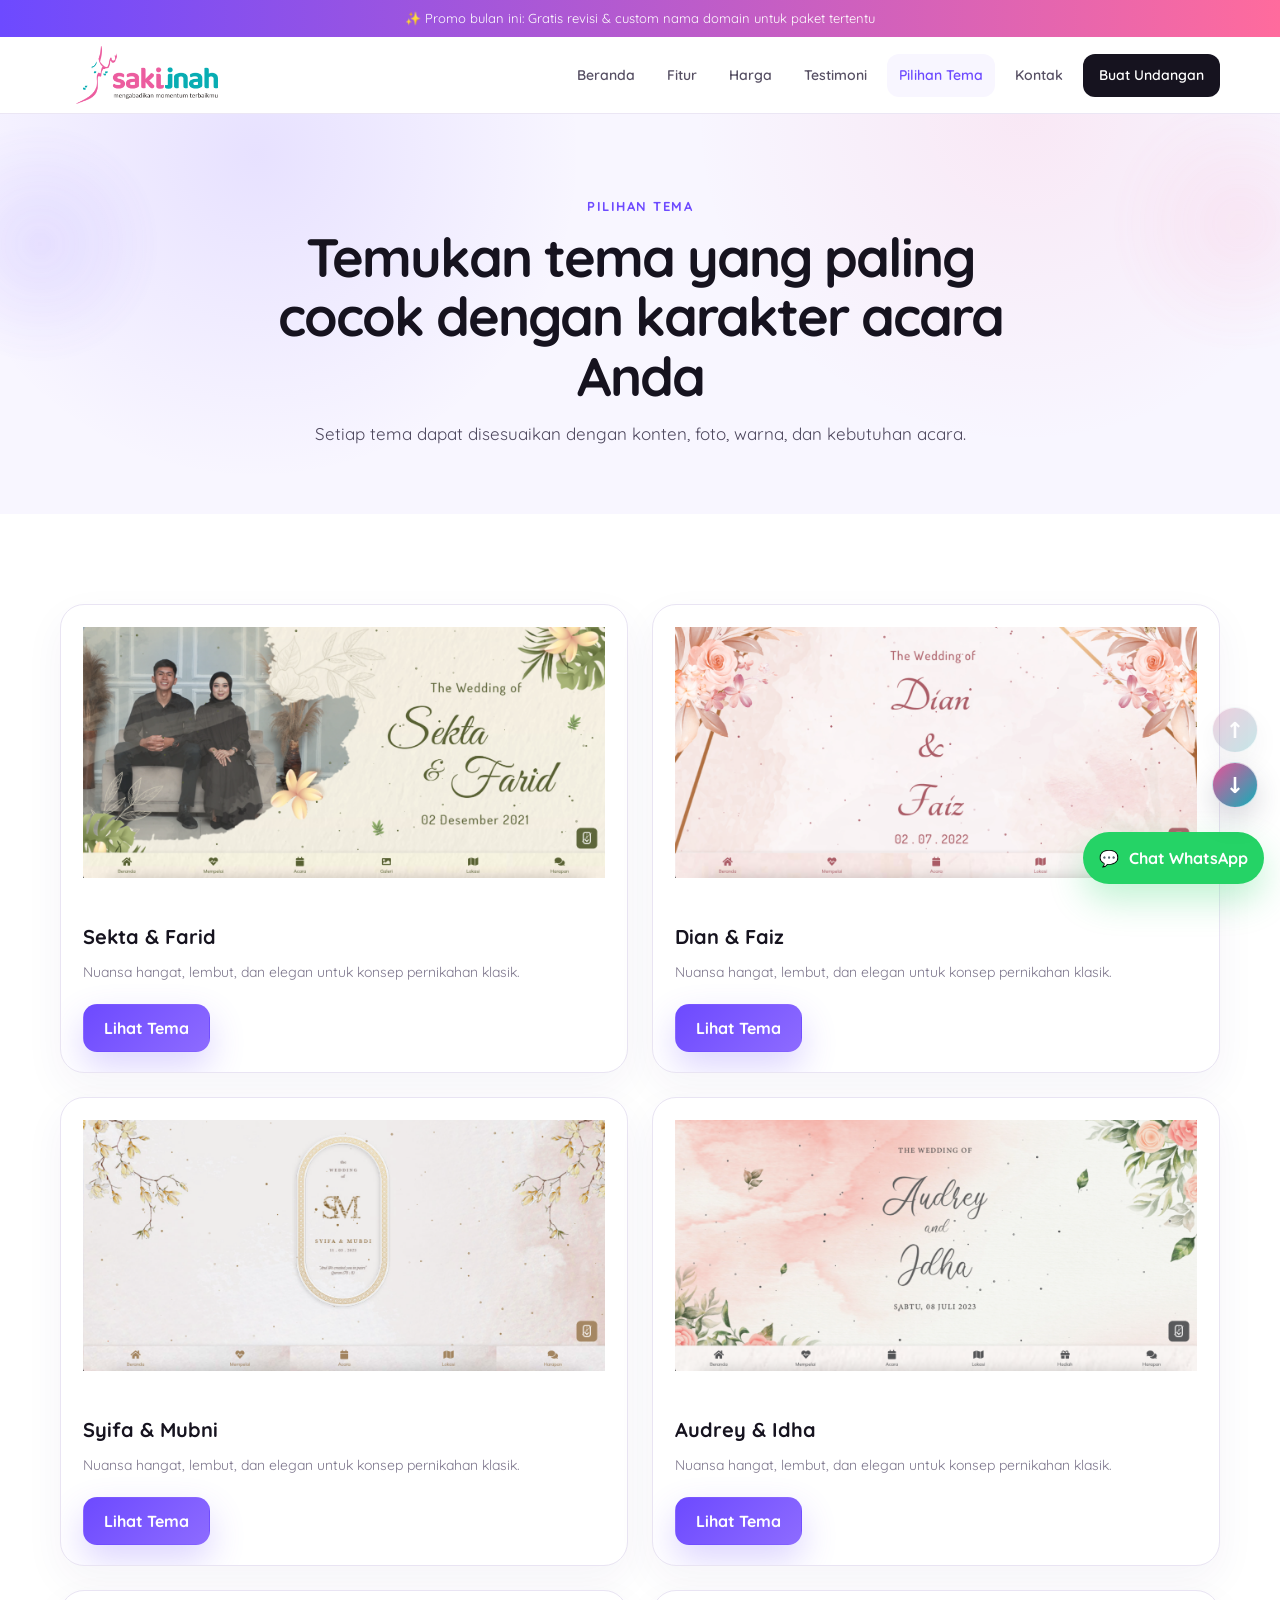
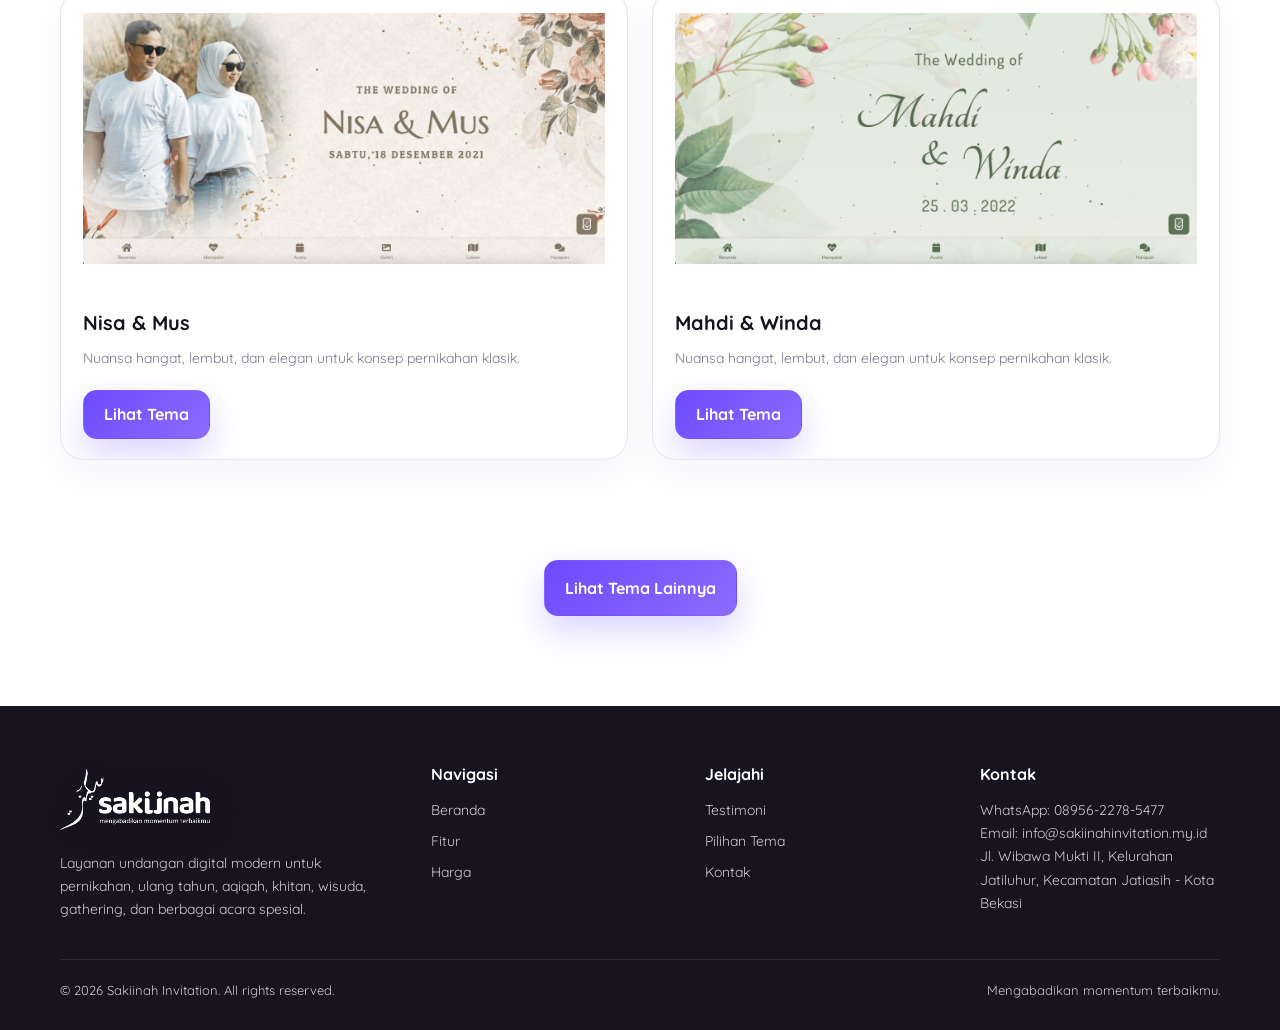
<file: tema/index.html>
<!doctype html>
<html lang="id">
<head>
<meta charset="utf-8">
<meta name="viewport" content="width=device-width,initial-scale=1,viewport-fit=cover">
<link rel="manifest" href="manifest.webmanifest">
<meta name="theme-color" content="#6d4aff">
<meta name="apple-mobile-web-app-capable" content="yes">
<meta name="apple-mobile-web-app-status-bar-style" content="default">
<meta name="apple-mobile-web-app-title" content="Sakiinah Invitation">

<link rel="icon" href="../assets/images/favicon.png" type="image/png">
<link rel="apple-touch-icon" href="../assets/images/favicon.png">

<meta content="undangan website,undangan online, undangan pernikahan, undangan digital, undangan website murah, wedding invitation, sakiinah, sakinah wedding, sakiinah invitation, sakiinah e-invitation, sakiinah digital" name="keywords">
<meta content="Sakiinah merupakan website undangan digital atau undangan website, kami memiliki motto mengabadikan momentum terbaikmu, menyebarkan undangan dengan mudah, praktis dengan harga terjangkau dan bisa digunakan dimana saja dan kapan saja" name="description">
<meta itemprop="description" content="Sakiinah merupakan website undangan digital atau undangan website, kami memiliki motto mengabadikan momentum terbaikmu, menyebarkan undangan dengan mudah, praktis dengan harga terjangkau dan bisa digunakan dimana saja dan kapan saja">
<meta itemprop="name" content="Sakiinah - Wedding E-Invitation">

<meta property="og:image" content="../assets/images/sakiinah.png">
<meta property="og:image" itemprop="../assets/images/sakiinah.png">
<link itemprop="thumbnailUrl" href="../assets/images/sakiinah.png">
<link itemprop="url" href="../assets/images/sakiinah.png"> </span>

<!-- Facebook Meta Tags -->
  
<meta property="og:type" content="website">
<meta property="og:site_name" content="Undangan Digital" />
<meta property="og:title" content="Sakiinah Invitation">
<meta property="og:description" content="Sakiinah merupakan website undangan digital atau undangan website, kami memiliki motto mengabadikan momentum terbaikmu, menyebarkan undangan dengan mudah, praktis dengan harga terjangkau dan bisa digunakan dimana saja dan kapan saja">

<!-- Twitter Meta Tags -->
<meta name="twitter:card" content="summary_large_image">
<meta name="twitter:title" content="Sakiinah Invitation">
<meta name="twitter:description" content="Sakiinah merupakan website undangan digital atau undangan website, kami memiliki motto mengabadikan momentum terbaikmu, menyebarkan undangan dengan mudah, praktis dengan harga terjangkau dan bisa digunakan dimana saja dan kapan saja">
<title>Pilihan Tema | Sakiinah Invitation</title>
<link rel="stylesheet" href="../style.css">
</head>
<body>

<div id="siteLoader" class="site-loader" aria-hidden="true">
  <div class="loader-inner">
    <img src="../assets/images/logo-sakiinah.png" alt="Sakiinah Invitation" class="loader-logo">
    <div class="loader-track"><div class="loader-progress" id="loaderProgress"></div></div>
    <span class="loader-percent" id="loaderPercent">0%</span>
  </div>
</div>

<div class="topbar">✨ Promo bulan ini: Gratis revisi & custom nama domain untuk paket tertentu</div>
<header class="navbar">
  <div class="container nav-wrap">
    <a class="brand brand-logo" href="../" aria-label="Sakiinah Invitation - Beranda">
      <img src="../assets/images/logo-sakiinah.png" alt="Sakiinah Invitation">
    </a>
    <nav class="nav-links" aria-label="Navigasi utama">
      <a href="../" class="">Beranda</a>
      <a href="../fitur/" class="">Fitur</a>
      <a href="../harga/" class="">Harga</a>
      <a href="../testimoni/" class="">Testimoni</a>
      <a href="../tema/" class="active">Pilihan Tema</a>
      <a href="../kontak/" class="">Kontak</a>
      <a class="nav-cta" href="../kontak/">Buat Undangan</a>
    </nav>
    <button class="menu-btn" type="button" aria-label="Buka menu" aria-expanded="false">☰</button>
  </div>
</header>


<main>
  <section class="page-hero">
    <div class="container"><span class="kicker">Pilihan Tema</span>
      <h1>Temukan tema yang paling cocok dengan karakter acara Anda</h1>
      <p>Setiap tema dapat disesuaikan dengan konten, foto, warna, dan kebutuhan acara.</p>
    </div>
  </section>
  <section class="section">
    <div class="container">
      <div class="grid-2">
        <article class="card theme-card reveal">
          <a href="https://sakiinahwedding.com/order/sektafarid/" target="_blank" class="theme-link">
            <div class="theme-preview theme-image">
              <img src="../assets/images/tema/tema1.png" alt="Tema Classic Romance" loading="lazy">
            </div>
          </a>
          <div class="theme-info">
            <h3>Sekta & Farid</h3>
            <p>
              Nuansa hangat, lembut, dan elegan untuk konsep
              pernikahan klasik.
            </p>
            <a href="https://sakiinahwedding.com/order/sektafarid/" target="_blank" class="btn btn-primary btn-demo" style="padding: 10px 20px 10px 20px;margin-top: 20px;">
                Lihat Tema
            </a>
          </div>
        </article>
        <article class="card theme-card reveal">
          <a href="https://sakiinahwedding.com/order/dianfaiz/" target="_blank" class="theme-link">
            <div class="theme-preview theme-image">
              <img src="../assets/images/tema/tema2.png" alt="Tema Classic Romance" loading="lazy">
            </div>
          </a>
          <div class="theme-info">
            <h3>Dian & Faiz</h3>
            <p>
              Nuansa hangat, lembut, dan elegan untuk konsep
              pernikahan klasik.
            </p>
            <a href="https://sakiinahwedding.com/order/dianfaiz/" target="_blank" class="btn btn-primary btn-demo" style="padding: 10px 20px 10px 20px;margin-top: 20px;">
                Lihat Tema
            </a>
          </div>
        </article>
        
         <article class="card theme-card reveal">
          <a href="https://sakiinahwedding.com/order/syifamubdi/" target="_blank" class="theme-link">
            <div class="theme-preview theme-image">
              <img src="../assets/images/tema/tema3.png" alt="Tema Classic Romance" loading="lazy">
            </div>
          </a>
          <div class="theme-info">
            <h3>Syifa & Mubni</h3>
            <p>
              Nuansa hangat, lembut, dan elegan untuk konsep
              pernikahan klasik.
            </p>
            <a href="https://sakiinahwedding.com/order/syifamubdi/" target="_blank" class="btn btn-primary btn-demo" style="padding: 10px 20px 10px 20px;margin-top: 20px;">
                Lihat Tema
            </a>
          </div>
        </article>
        <article class="card theme-card reveal">
          <a href="https://sakiinahwedding.com/order/audreyidha/" target="_blank" class="theme-link">
            <div class="theme-preview theme-image">
              <img src="../assets/images/tema/tema4.png" alt="Tema Classic Romance" loading="lazy">
            </div>
          </a>
          <div class="theme-info">
            <h3>Audrey & Idha</h3>
            <p>
              Nuansa hangat, lembut, dan elegan untuk konsep
              pernikahan klasik.
            </p>
            <a href="https://sakiinahwedding.com/order/audreyidha/" target="_blank" class="btn btn-primary btn-demo" style="padding: 10px 20px 10px 20px;margin-top: 20px;">
                Lihat Tema
            </a>
          </div>
        </article>
        <article class="card theme-card reveal">
          <a href="https://sakiinahwedding.com/order/nisamus/" target="_blank" class="theme-link">
            <div class="theme-preview theme-image">
              <img src="../assets/images/tema/tema5.png" alt="Tema Classic Romance" loading="lazy">
            </div>
          </a>
          <div class="theme-info">
            <h3>Nisa & Mus</h3>
            <p>
              Nuansa hangat, lembut, dan elegan untuk konsep
              pernikahan klasik.
            </p>
            <a href="https://sakiinahwedding.com/order/nisamus/" target="_blank" class="btn btn-primary btn-demo" style="padding: 10px 20px 10px 20px;margin-top: 20px;">
                Lihat Tema
            </a>
          </div>
        </article>
        <article class="card theme-card reveal">
          <a href="https://sakiinahwedding.com/order/mahdiwinda/" target="_blank" class="theme-link">
            <div class="theme-preview theme-image">
              <img src="../assets/images/tema/tema6.png" alt="Tema Classic Romance" loading="lazy">
            </div>
          </a>
          <div class="theme-info">
            <h3>Mahdi & Winda</h3>
            <p>
              Nuansa hangat, lembut, dan elegan untuk konsep
              pernikahan klasik.
            </p>
            <a href="https://sakiinahwedding.com/order/mahdiwinda/" target="_blank" class="btn btn-primary btn-demo" style="padding: 10px 20px 10px 20px;margin-top: 20px;">
                Lihat Tema
            </a>
          </div>
        </article>
        <!-- <article class="card theme-card reveal">
          <div class="theme-preview luxury"><small>THE CELEBRATION</small>
            <h3>Reza & Livia</h3>
            <p>Golden Luxury</p>
          </div>
          <div class="theme-info">
            <h3>Golden Luxury</h3>
            <p>Nuansa gelap dan aksen emas untuk tampilan mewah, elegan, dan eksklusif.</p>
          </div>
        </article> -->
      </div>
      <div style="text-align:center;margin-top:100px"><a class="btn btn-primary" href="https://wa.me/62895622785477?text=Halo%20Sakiinah,%20saya%20ingin%20lihat%20contoh%20tema%20yang%20lain." target="_blank">Lihat Tema Lainnya</a></div>
    </div>
  </section>
</main>


<footer>
<div class="container">
  <div class="footer-grid">
    <div>
      <a class="brand footer-brand" href="../" aria-label="Sakiinah Invitation - Beranda"><img src="../assets/images/logo-sakiinah2.png" alt="Sakiinah Invitation"></a>
      <p style="margin-top:14px;max-width:320px">
        Layanan undangan digital modern untuk pernikahan, ulang tahun, aqiqah, khitan, wisuda, gathering, dan berbagai acara spesial.
      </p>
    </div>
    <div>
      <h4>Navigasi</h4>
      <a href="../">Beranda</a><a href="../fitur/">Fitur</a><a href="../harga/">Harga</a>
    </div>
    <div>
      <h4>Jelajahi</h4>
      <a href="../testimoni/">Testimoni</a><a href="../tema/">Pilihan Tema</a><a href="../kontak/">Kontak</a>
    </div>
    <div>
      <h4>Kontak</h4>
      <p>
        WhatsApp: 08956-2278-5477
      </p>
      <p>
        Email: info@sakiinahinvitation.my.id
      </p>
      <p>
        Jl. Wibawa Mukti II, Kelurahan Jatiluhur, Kecamatan Jatiasih - Kota Bekasi
      </p>
    </div>
  </div>
  <div class="footer-bottom" style="color: #ccc9d2;">
    <span style="color:#ccc9d2;">© 2026 Sakiinah Invitation. All rights reserved.</span><span>Mengabadikan momentum terbaikmu.</span>
  </div>
</div>
</footer>
<a class="floating-wa" href="https://wa.me/62895622785477?text=Halo%20Sakiinah,%20saya%20ingin%20bertanya%20tentang%20undangan%20digital." target="_blank" rel="noopener" aria-label="Chat WhatsApp">💬 <span>Chat WhatsApp</span></a>
<div class="scroll-controls" aria-label="Kontrol scroll">
  <button id="scrollUp" class="scroll-btn" type="button" aria-label="Scroll ke atas" title="Scroll ke atas">↑</button>
  <button id="scrollDown" class="scroll-btn" type="button" aria-label="Scroll ke bawah" title="Scroll ke bawah">↓</button>
</div>
<div class="app-install" role="dialog" aria-label="Install Sakiinah">
  <div class="install-copy">
    <strong>Pasang Sakiinah Invitation</strong>
    <span>Buka seperti aplikasi dari layar utama.</span>
  </div>
  <button class="install-btn" type="button">Install</button>
  <button class="install-close" type="button" aria-label="Tutup">✕</button>
</div>
<script src="../script.js"></script>

</body>
</html>
</file>
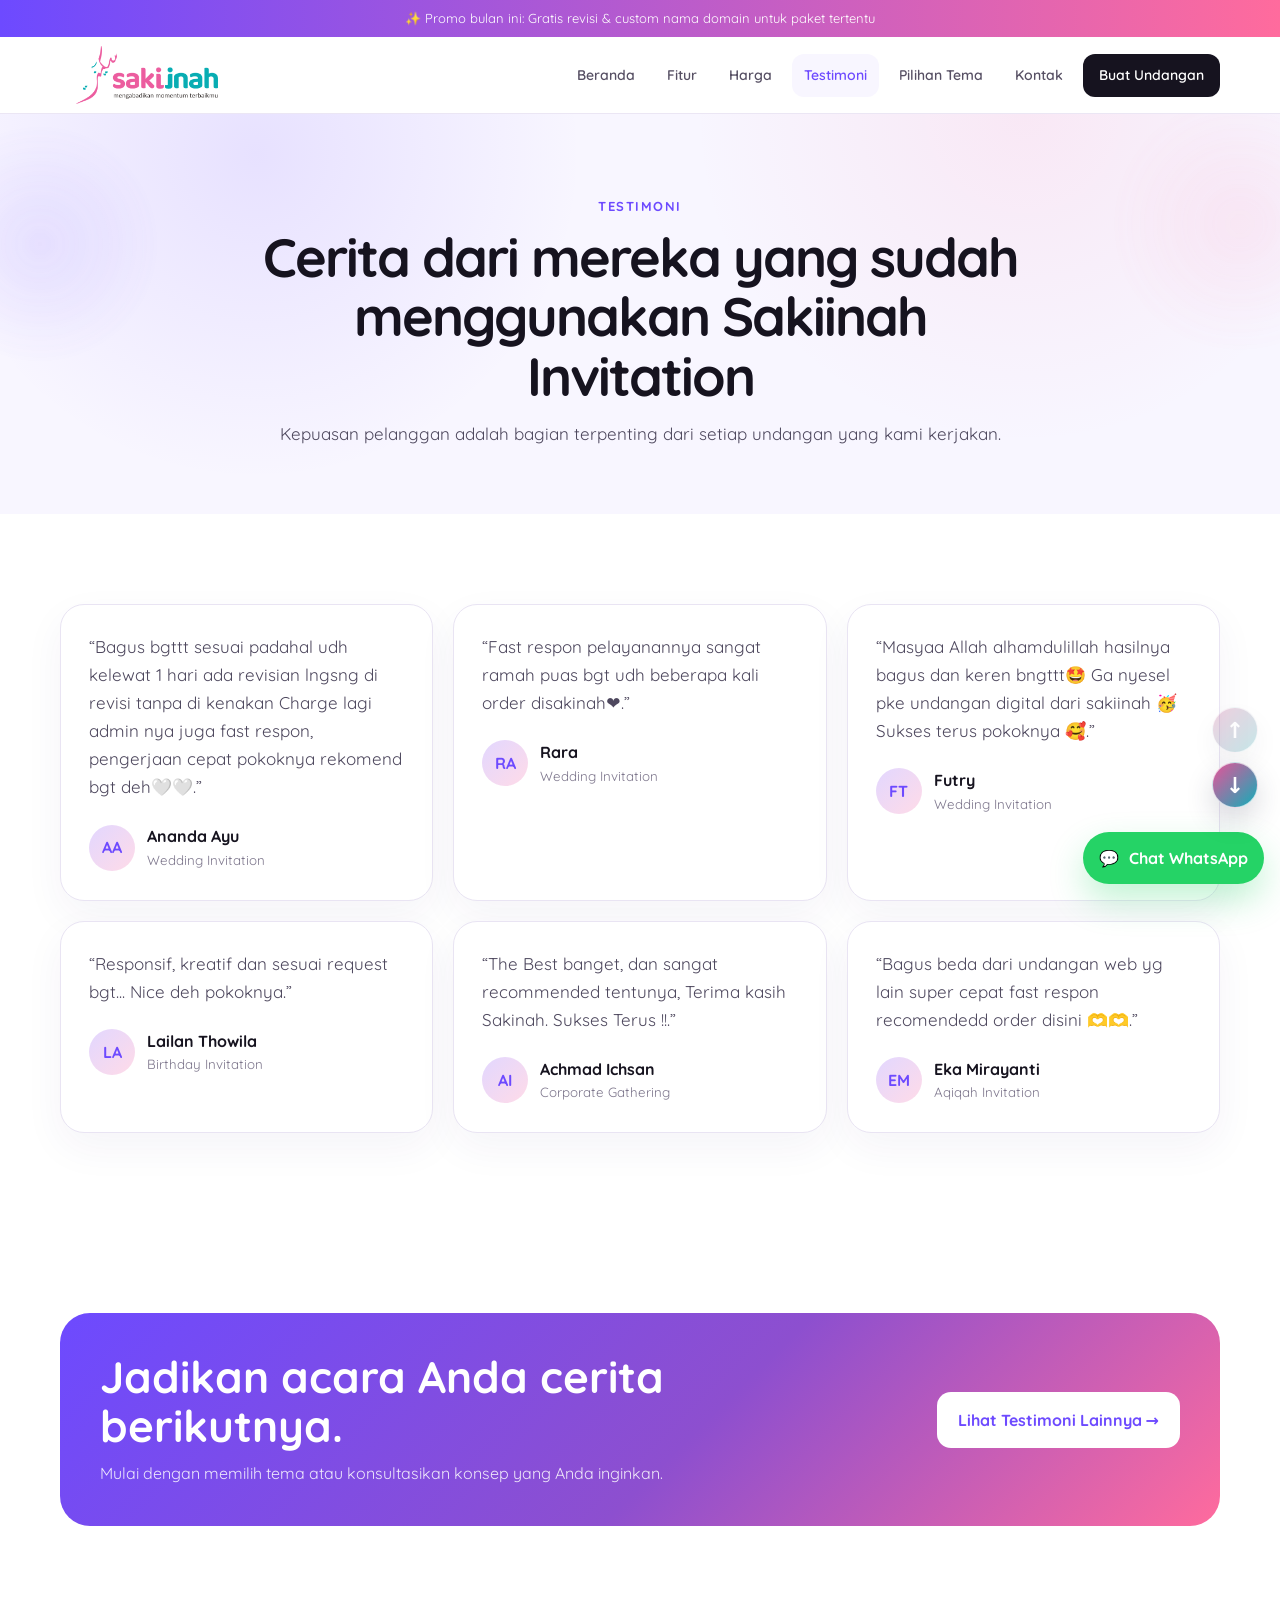
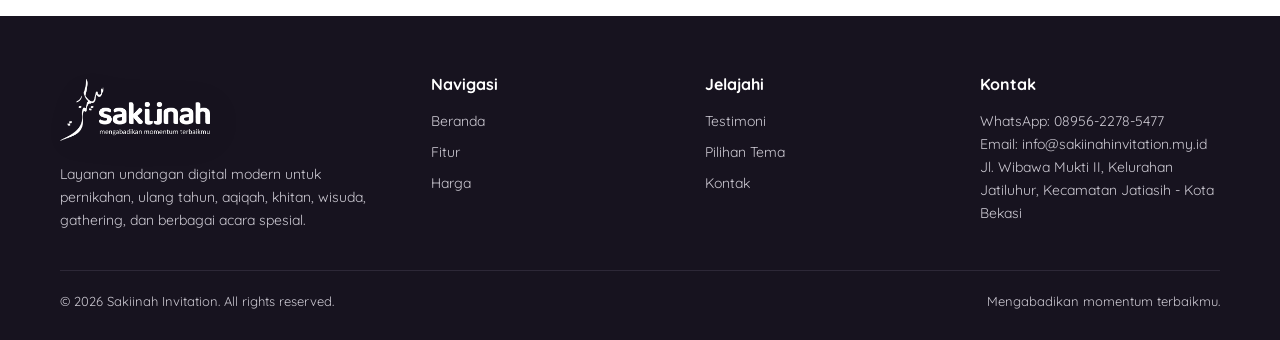
<file: testimoni/index.html>
<!doctype html>
<html lang="id">
<head>
<meta charset="utf-8">
<meta name="viewport" content="width=device-width,initial-scale=1,viewport-fit=cover">
<link rel="manifest" href="manifest.webmanifest">
<meta name="theme-color" content="#6d4aff">
<meta name="apple-mobile-web-app-capable" content="yes">
<meta name="apple-mobile-web-app-status-bar-style" content="default">
<meta name="apple-mobile-web-app-title" content="Sakiinah Invitation">
<link rel="icon" href="../assets/images/favicon.png" type="image/png">
<link rel="apple-touch-icon" href="../assets/images/favicon.png">

<meta content="undangan website,undangan online, undangan pernikahan, undangan digital, undangan website murah, wedding invitation, sakiinah, sakinah wedding, sakiinah invitation, sakiinah e-invitation, sakiinah digital" name="keywords">
<meta content="Sakiinah merupakan website undangan digital atau undangan website, kami memiliki motto mengabadikan momentum terbaikmu, menyebarkan undangan dengan mudah, praktis dengan harga terjangkau dan bisa digunakan dimana saja dan kapan saja" name="description">
<meta itemprop="description" content="Sakiinah merupakan website undangan digital atau undangan website, kami memiliki motto mengabadikan momentum terbaikmu, menyebarkan undangan dengan mudah, praktis dengan harga terjangkau dan bisa digunakan dimana saja dan kapan saja">
<meta itemprop="name" content="Sakiinah - Wedding E-Invitation">

<meta property="og:image" content="../assets/images/sakiinah.png">
<meta property="og:image" itemprop="../assets/images/sakiinah.png">
<link itemprop="thumbnailUrl" href="../assets/images/sakiinah.png">
<link itemprop="url" href="../assets/images/sakiinah.png"> </span>

<!-- Facebook Meta Tags -->
  
<meta property="og:type" content="website">
<meta property="og:site_name" content="Undangan Digital" />
<meta property="og:title" content="Sakiinah Invitation">
<meta property="og:description" content="Sakiinah merupakan website undangan digital atau undangan website, kami memiliki motto mengabadikan momentum terbaikmu, menyebarkan undangan dengan mudah, praktis dengan harga terjangkau dan bisa digunakan dimana saja dan kapan saja">

<!-- Twitter Meta Tags -->
<meta name="twitter:card" content="summary_large_image">
<meta name="twitter:title" content="Sakiinah Invitation">
<meta name="twitter:description" content="Sakiinah merupakan website undangan digital atau undangan website, kami memiliki motto mengabadikan momentum terbaikmu, menyebarkan undangan dengan mudah, praktis dengan harga terjangkau dan bisa digunakan dimana saja dan kapan saja">

<title>Testimoni | Sakiinah Invitation</title>
<link rel="stylesheet" href="../style.css">
</head>
<body>

<div id="siteLoader" class="site-loader" aria-hidden="true">
  <div class="loader-inner">
    <img src="../assets/images/logo-sakiinah.png" alt="Sakiinah Invitation" class="loader-logo">
    <div class="loader-track"><div class="loader-progress" id="loaderProgress"></div></div>
    <span class="loader-percent" id="loaderPercent">0%</span>
  </div>
</div>

<div class="topbar">✨ Promo bulan ini: Gratis revisi & custom nama domain untuk paket tertentu</div>
<header class="navbar">
  <div class="container nav-wrap">
    <a class="brand brand-logo" href="../" aria-label="Sakiinah Invitation - Beranda">
      <img src="../assets/images/logo-sakiinah.png" alt="Sakiinah Invitation">
    </a>
    <nav class="nav-links" aria-label="Navigasi utama">
      <a href="../" class="">Beranda</a>
      <a href="../fitur/" class="">Fitur</a>
      <a href="../harga/" class="">Harga</a>
      <a href="../testimoni/" class="active">Testimoni</a>
      <a href="../tema/" class="">Pilihan Tema</a>
      <a href="../kontak/" class="">Kontak</a>
      <a class="nav-cta" href="../kontak/">Buat Undangan</a>
    </nav>
    <button class="menu-btn" type="button" aria-label="Buka menu" aria-expanded="false">☰</button>
  </div>
</header>


<main>
  <section class="page-hero">
    <div class="container"><span class="kicker">Testimoni</span>
      <h1>Cerita dari mereka yang sudah menggunakan Sakiinah Invitation</h1>
      <p>Kepuasan pelanggan adalah bagian terpenting dari setiap undangan yang kami kerjakan.</p>
    </div>
  </section>
  <section class="section">
    <div class="container">
      <div class="grid-3">
        <div class="card testimonial reveal">
          <blockquote>“Bagus bgttt sesuai padahal udh kelewat 1 hari ada revisian lngsng di revisi tanpa di kenakan Charge lagi admin nya juga fast respon, pengerjaan cepat pokoknya rekomend bgt deh🤍🤍.”</blockquote>
          <div class="person">
            <div class="avatar">AA</div>
            <div><strong>Ananda Ayu</strong><small>Wedding Invitation</small></div>
          </div>
        </div>
        <div class="card testimonial reveal">
          <blockquote>“Fast respon pelayanannya sangat ramah puas bgt udh beberapa kali order disakinah❤.”</blockquote>
          <div class="person">
            <div class="avatar">RA</div>
            <div><strong>Rara</strong><small>Wedding Invitation</small></div>
          </div>
        </div>
        <div class="card testimonial reveal">
          <blockquote>“Masyaa Allah alhamdulillah hasilnya bagus dan keren bngttt🤩 Ga nyesel pke undangan digital dari sakiinah 🥳 Sukses terus pokoknya 🥰.”</blockquote>
          <div class="person">
            <div class="avatar">FT</div>
            <div><strong>Futry</strong><small>Wedding Invitation</small></div>
          </div>
        </div>
        <div class="card testimonial reveal">
          <blockquote>“Responsif, kreatif dan sesuai request bgt... Nice deh pokoknya.”</blockquote>
          <div class="person">
            <div class="avatar">LA</div>
            <div><strong>Lailan Thowila</strong><small>Birthday Invitation</small></div>
          </div>
        </div>
        <div class="card testimonial reveal">
          <blockquote>“The Best banget, dan sangat recommended tentunya, Terima kasih Sakinah. Sukses Terus !!.”</blockquote>
          <div class="person">
            <div class="avatar">AI</div>
            <div><strong>Achmad Ichsan</strong><small>Corporate Gathering</small></div>
          </div>
        </div>
        <div class="card testimonial reveal">
          <blockquote>“Bagus beda dari undangan web yg lain super cepat fast respon recomendedd order disini 🫶🫶.”</blockquote>
          <div class="person">
            <div class="avatar">EM</div>
            <div><strong>Eka Mirayanti</strong><small>Aqiqah Invitation</small></div>
          </div>
        </div>
      </div>
    </div>
  </section>
  <section class="section">
    <div class="container">
      <div class="cta">
        <div>
          <h2>Jadikan acara Anda cerita berikutnya.</h2>
          <p>Mulai dengan memilih tema atau konsultasikan konsep yang Anda inginkan.</p>
        </div><a class="btn" href="https://testimoni.sakiinahwedding.com/" target="_blank">Lihat Testimoni Lainnya →</a>
      </div>
    </div>
  </section>
</main>


<footer>
<div class="container">
  <div class="footer-grid">
    <div>
      <a class="brand footer-brand" href="../" aria-label="Sakiinah Invitation - Beranda"><img src="../assets/images/logo-sakiinah2.png" alt="Sakiinah Invitation"></a>
      <p style="margin-top:14px;max-width:320px">
        Layanan undangan digital modern untuk pernikahan, ulang tahun, aqiqah, khitan, wisuda, gathering, dan berbagai acara spesial.
      </p>
    </div>
    <div>
      <h4>Navigasi</h4>
      <a href="../">Beranda</a><a href="../fitur/">Fitur</a><a href="../harga/">Harga</a>
    </div>
    <div>
      <h4>Jelajahi</h4>
      <a href="../testimoni/">Testimoni</a><a href="../tema/">Pilihan Tema</a><a href="../kontak/">Kontak</a>
    </div>
    <div>
      <h4>Kontak</h4>
      <p>
        WhatsApp: 08956-2278-5477
      </p>
      <p>
        Email: info@sakiinahinvitation.my.id
      </p>
      <p>
        Jl. Wibawa Mukti II, Kelurahan Jatiluhur, Kecamatan Jatiasih - Kota Bekasi
      </p>
    </div>
  </div>
  <div class="footer-bottom" style="color: #ccc9d2;">
    <span style="color:#ccc9d2;">© 2026 Sakiinah Invitation. All rights reserved.</span><span>Mengabadikan momentum terbaikmu.</span>
  </div>
</div>
</footer>
<a class="floating-wa" href="https://wa.me/62895622785477?text=Halo%20Sakiinah,%20saya%20ingin%20bertanya%20tentang%20undangan%20digital." target="_blank" rel="noopener" aria-label="Chat WhatsApp">💬 <span>Chat WhatsApp</span></a>
<div class="scroll-controls" aria-label="Kontrol scroll">
  <button id="scrollUp" class="scroll-btn" type="button" aria-label="Scroll ke atas" title="Scroll ke atas">↑</button>
  <button id="scrollDown" class="scroll-btn" type="button" aria-label="Scroll ke bawah" title="Scroll ke bawah">↓</button>
</div>
<div class="app-install" role="dialog" aria-label="Install Sakiinah">
  <div class="install-copy">
    <strong>Pasang Sakiinah Invitation</strong>
    <span>Buka seperti aplikasi dari layar utama.</span>
  </div>
  <button class="install-btn" type="button">Install</button>
  <button class="install-close" type="button" aria-label="Tutup">✕</button>
</div>
<script src="../script.js"></script>

</body>
</html>
</file>
<file: style.css>
@import url("https://fonts.googleapis.com/css2?family=Quicksand:wght@400;500;600;700&display=swap");


:root{
  --primary:#6d4aff;
  --primary-2:#8d6bff;
  --secondary:#ff6b9d;
  --dark:#16131f;
  --text:#4e485e;
  --muted:#7d768c;
  --light:#f8f6ff;
  --white:#ffffff;
  --border:#e9e4f3;
  --success:#20b486;
  --shadow:0 20px 60px rgba(72,49,140,.12);
  --radius:24px;
}

*{box-sizing:border-box;margin:0;padding:0}
html{scroll-behavior:smooth}
body{
  font-family:'Quicksand', ui-sans-serif, system-ui, sans-serif;
  color:var(--dark);
  background:#fff;
  line-height:1.65;
}
a{text-decoration:none;color:inherit}
img{max-width:100%;display:block}
.container{width:min(1160px,calc(100% - 40px));margin:auto}

.topbar{
  background:linear-gradient(90deg,var(--primary),var(--secondary));
  color:white;
  text-align:center;
  padding:8px 20px;
  font-size:13px;
}

.navbar{
  position:sticky;
  top:0;
  z-index:99;
  background:rgba(255,255,255,.92);
  backdrop-filter:blur(18px);
  border-bottom:1px solid rgba(233,228,243,.9);
}
.nav-wrap{
  min-height:76px;
  display:flex;
  align-items:center;
  justify-content:space-between;
  gap:24px;
}
.brand{
  display:flex;
  align-items:center;
  gap:10px;
  font-weight:800;
  letter-spacing:-.4px;
  font-size:21px;
}
.brand-mark{
  width:38px;height:38px;border-radius:12px;
  display:grid;place-items:center;color:white;
  background:linear-gradient(135deg,var(--primary),var(--secondary));
  box-shadow:0 12px 30px rgba(109,74,255,.28);
}
.nav-links{display:flex;align-items:center;gap:8px}
.nav-links a{
  padding:10px 12px;
  border-radius:12px;
  font-size:14px;
  color:#575064;
  font-weight:600;
}
.nav-links a:hover,.nav-links a.active{
  background:var(--light);
  color:var(--primary);
}
.nav-cta{
  color:white!important;
  background:var(--dark)!important;
  padding-inline:16px!important;
}
.menu-btn{
  display:none;border:0;background:var(--light);
  width:44px;height:44px;border-radius:12px;font-size:22px;cursor:pointer;
}

.hero{
  position:relative;
  overflow:hidden;
  padding:92px 0 70px;
  background:
    radial-gradient(circle at 8% 20%,rgba(109,74,255,.14),transparent 27%),
    radial-gradient(circle at 90% 10%,rgba(255,107,157,.13),transparent 30%),
    linear-gradient(180deg,#fff,#fbfaff);
}
.hero-grid{
  display:grid;grid-template-columns:1.05fr .95fr;
  align-items:center;gap:60px;
}
.eyebrow{
  display:inline-flex;align-items:center;gap:8px;
  color:var(--primary);background:#f0ebff;
  border:1px solid #e1d8ff;
  border-radius:999px;padding:8px 13px;
  font-size:13px;font-weight:700;margin-bottom:18px;
}
h1{
  font-size:clamp(44px,6vw,76px);
  line-height:1.03;
  letter-spacing:-3px;
  margin-bottom:22px;
}
.gradient-text{
  background:linear-gradient(90deg,var(--primary),var(--secondary));
  -webkit-background-clip:text;background-clip:text;color:transparent;
}
.hero p{font-size:18px;color:var(--text);max-width:650px}
.actions{display:flex;gap:12px;flex-wrap:wrap;margin-top:28px}
.btn{
  display:inline-flex;align-items:center;justify-content:center;gap:9px;
  padding:14px 20px;border-radius:14px;font-weight:700;
  border:1px solid transparent;transition:.2s ease;
}
.btn:hover{transform:translateY(-2px)}
.btn-primary{
  color:white;background:linear-gradient(135deg,var(--primary),var(--primary-2));
  box-shadow:0 15px 35px rgba(109,74,255,.24);
}
.btn-secondary{border-color:var(--border);background:white;color:var(--dark)}
.hero-stats{display:flex;gap:30px;margin-top:34px;flex-wrap:wrap}
.stat strong{display:block;font-size:24px}
.stat span{color:var(--muted);font-size:13px}

.phone-stage{position:relative;min-height:520px;display:grid;place-items:center}
.phone{
  width:285px;padding:12px;border-radius:40px;background:#16131f;
  box-shadow:0 35px 80px rgba(38,26,80,.25);
  transform:rotate(3deg);
}
.phone-screen{
  min-height:510px;border-radius:31px;
  background:
    linear-gradient(rgba(22,19,31,.12),rgba(22,19,31,.45)),
    linear-gradient(145deg,#eadffb,#ffdce9 48%,#f9e9d5);
  padding:26px 20px;color:white;
  display:flex;flex-direction:column;justify-content:flex-end;text-align:center;
}
.phone-screen small{letter-spacing:4px;text-transform:uppercase}
.phone-screen h3{font-family:'Quicksand', sans-serif;font-size:36px;line-height:1.05;margin:10px 0}
.float-card{
  position:absolute;background:white;border:1px solid var(--border);
  box-shadow:var(--shadow);border-radius:18px;padding:14px 16px;
  font-size:13px;font-weight:700
}
.float-card.one{left:10px;top:80px}
.float-card.two{right:0;bottom:70px}
.float-card span{display:block;color:var(--muted);font-weight:500;margin-top:3px}

.section{padding:90px 0}
.section-soft{background:var(--light)}
.section-head{max-width:720px;margin:0 auto 46px;text-align:center}
.section-head.left{margin:0 0 40px;text-align:left}
.kicker{color:var(--primary);font-size:13px;font-weight:800;text-transform:uppercase;letter-spacing:1.5px}
.section-head h2,.page-hero h1{
  font-size:clamp(34px,4.6vw,54px);line-height:1.1;letter-spacing:-2px;margin:9px 0 14px
}
.section-head p,.page-hero p{color:var(--text);font-size:17px}

.grid-3{display:grid;grid-template-columns:repeat(3,1fr);gap:20px}
.grid-2{display:grid;grid-template-columns:repeat(2,1fr);gap:24px}
.card{
  background:white;border:1px solid var(--border);
  border-radius:var(--radius);padding:28px;
  box-shadow:0 15px 40px rgba(64,45,112,.05);
}
.icon{
  width:50px;height:50px;border-radius:15px;display:grid;place-items:center;
  background:#f0ebff;color:var(--primary);font-size:22px;margin-bottom:18px;
}
.card h3{font-size:20px;margin-bottom:8px}
.card p{color:var(--text)}
.card ul{list-style:none;margin-top:16px}
.card li{padding:7px 0;color:var(--text)}
.card li::before{content:"✓";color:var(--success);font-weight:900;margin-right:8px}

.steps{counter-reset:step}
.step{
  display:flex;gap:18px;align-items:flex-start;padding:20px 0;border-bottom:1px solid var(--border)
}
.step::before{
  counter-increment:step;content:counter(step);
  min-width:42px;height:42px;border-radius:50%;display:grid;place-items:center;
  color:white;background:var(--primary);font-weight:800
}
.step h3{margin-bottom:5px}.step p{color:var(--text)}

.price-card{position:relative}
.price-card.featured{border:2px solid var(--primary);transform:translateY(-10px)}
.badge{
  position:absolute;top:18px;right:18px;background:#f0ebff;color:var(--primary);
  border-radius:999px;padding:6px 10px;font-size:11px;font-weight:800;text-transform:uppercase
}
.price{font-size:40px;font-weight:900;letter-spacing:-2px;margin:14px 0 4px}
.price small{font-size:14px;color:var(--muted);font-weight:500}
.price-card .btn{width:100%;margin-top:22px}

.testimonial blockquote{font-size:17px;color:var(--text)}
.person{display:flex;align-items:center;gap:12px;margin-top:22px}
.avatar{
  width:46px;height:46px;border-radius:50%;
  display:grid;place-items:center;background:linear-gradient(135deg,#e2d7ff,#ffdbe8);
  font-weight:800;color:var(--primary)
}
.person small{display:block;color:var(--muted)}

.theme-card{overflow:hidden;padding:0}
.theme-preview{
  min-height:280px;padding:22px;display:flex;flex-direction:column;justify-content:flex-end;
}
.theme-preview.classic{background:linear-gradient(145deg,#efe6dc,#fbf6f0);color:#5a493e}
.theme-preview.modern{background:linear-gradient(145deg,#17131f,#4a2f74);color:white}
.theme-preview.nature{background:linear-gradient(145deg,#dfeadd,#b8d3bd);color:#24452e}
.theme-preview.luxury{background:linear-gradient(145deg,#1a1714,#6c5531);color:#f6e6b8}
.theme-preview h3{font-family:'Quicksand', sans-serif;font-size:30px}
.theme-info{padding:20px 22px}
.theme-info p{font-size:14px;color:var(--muted)}

.page-hero{
  padding:78px 0 66px;text-align:center;
  background:
    radial-gradient(circle at 20% 10%,rgba(109,74,255,.12),transparent 30%),
    radial-gradient(circle at 80% 0%,rgba(255,107,157,.1),transparent 30%),
    var(--light);
}
.page-hero .container{max-width:800px}

.contact-grid{display:grid;grid-template-columns:.9fr 1.1fr;gap:28px}
.contact-list{display:grid;gap:12px;margin-top:22px}
.contact-item{display:flex;gap:14px;padding:16px;border:1px solid var(--border);border-radius:16px}
.contact-item strong{display:block}.contact-item span{color:var(--muted);font-size:14px}
form{display:grid;gap:14px}
.field{display:grid;gap:7px}
label{font-weight:700;font-size:13px}
input,textarea,select{
  width:100%;padding:14px 15px;border:1px solid var(--border);
  border-radius:13px;font:inherit;outline:none;background:white;
}
input:focus,textarea:focus,select:focus{border-color:var(--primary);box-shadow:0 0 0 4px rgba(109,74,255,.08)}
textarea{min-height:130px;resize:vertical}

.cta{
  padding:40px;border-radius:30px;
  background:linear-gradient(135deg,var(--primary),#8d4fcf 55%,var(--secondary));
  color:white;display:flex;align-items:center;justify-content:space-between;gap:30px
}
.cta h2{font-size:clamp(28px,4vw,44px);line-height:1.1;max-width:650px}
.cta p{opacity:.86;margin-top:10px}.cta .btn{background:white;color:var(--primary)}

footer{padding:55px 0 28px;background:#17131f;color:#d8d3e3}
.footer-grid{display:grid;grid-template-columns:1.4fr repeat(3,1fr);gap:34px}
footer h4{color:white;margin-bottom:12px}
footer p,footer a{color:#ccc9d2;font-size:14px}
footer a{display:block;margin:8px 0}
.footer-bottom{
  border-top:1px solid #2d2837;margin-top:38px;padding-top:20px;
  display:flex;justify-content:space-between;gap:20px;font-size:13px;color:#837c90
}

.faq{max-width:850px;margin:auto}
.faq-item{border-bottom:1px solid var(--border);padding:20px 0}
.faq-item h3{font-size:17px;margin-bottom:6px}.faq-item p{color:var(--text)}

@media(max-width:900px){
  .hero-grid,.contact-grid,.grid-3,.grid-2{grid-template-columns:1fr}
  .hero{padding-top:58px}
  .hero-grid{gap:30px}
  .phone-stage{min-height:500px}
  .grid-3{gap:14px}
  .price-card.featured{transform:none}
  .nav-links{
    display:none;position:absolute;left:20px;right:20px;top:82px;
    flex-direction:column;align-items:stretch;padding:14px;
    background:white;border:1px solid var(--border);border-radius:20px;box-shadow:var(--shadow)
  }
  .nav-links.show{display:flex}
  .menu-btn{display:block}
  .footer-grid{grid-template-columns:1fr 1fr}
}
@media(max-width:560px){
  .container{width:min(100% - 28px,1160px)}
  h1{letter-spacing:-2px}
  .section{padding:66px 0}
  .hero-stats{gap:18px}
  .phone{width:255px}
  .phone-screen{min-height:460px}
  .float-card.one{left:0}.float-card.two{right:0}
  .cta{padding:28px;flex-direction:column;align-items:flex-start}
  .footer-grid{grid-template-columns:1fr}
  .footer-bottom{flex-direction:column}
}


/* ===== MOBILE POLISH ===== */
.floating-wa{
  position:fixed;
  right:22px;
  bottom:22px;
  z-index:120;
  display:flex;
  align-items:center;
  gap:10px;
  padding:13px 16px;
  border-radius:999px;
  background:#25D366;
  color:#fff;
  font-weight:800;
  box-shadow:0 16px 35px rgba(37,211,102,.28);
}
.floating-wa:hover{transform:translateY(-2px)}

@media(max-width:900px){
  .topbar{font-size:12px;padding:7px 12px}
  .nav-wrap{min-height:68px}
  .brand{font-size:19px}
  .brand-mark{width:35px;height:35px;border-radius:11px}

  .nav-links{
    top:72px;
    left:14px;
    right:14px;
    padding:10px;
    gap:4px;
    border-radius:18px;
    box-shadow:0 22px 55px rgba(45,29,89,.18);
    animation:menuIn .18s ease-out;
  }
  .nav-links a{
    padding:12px 14px;
    font-size:15px;
  }
  .nav-cta{
    text-align:center;
    margin-top:4px;
  }

  .hero{
    padding:44px 0 50px;
  }
  .hero-grid{
    gap:22px;
  }
  .hero-grid > div:first-child{
    text-align:center;
  }
  .hero p{
    margin-inline:auto;
    font-size:16px;
  }
  .actions{
    justify-content:center;
  }
  .hero-stats{
    justify-content:center;
  }

  .phone-stage{
    min-height:430px;
  }
  .phone{
    width:240px;
    border-radius:34px;
  }
  .phone-screen{
    min-height:430px;
    border-radius:26px;
  }
  .phone-screen h3{
    font-size:32px;
  }
  .float-card{
    padding:12px 14px;
    font-size:12px;
  }
  .float-card.one{
    left:3%;
    top:52px;
  }
  .float-card.two{
    right:3%;
    bottom:42px;
  }

  .section{
    padding:64px 0;
  }
  .section-head{
    margin-bottom:30px;
  }
  .section-head p,.page-hero p{
    font-size:16px;
  }
  .card{
    padding:22px;
    border-radius:20px;
  }
  .grid-3,.grid-2{
    gap:14px;
  }

  .theme-preview{
    min-height:230px;
  }

  .page-hero{
    padding:56px 0 48px;
  }

  .cta{
    border-radius:24px;
    padding:28px;
  }

  .contact-grid{
    gap:18px;
  }

  .floating-wa{
    right:16px;
    bottom:16px;
    padding:13px 15px;
  }
}

@media(max-width:560px){
  body{
    font-size:15px;
  }
  .container{
    width:min(100% - 24px,1160px);
  }

  h1{
    font-size:40px;
    line-height:1.02;
    letter-spacing:-1.8px;
  }
  .page-hero h1,.section-head h2{
    font-size:34px;
    letter-spacing:-1.5px;
  }

  .hero{
    padding-top:34px;
  }
  .eyebrow{
    font-size:12px;
    padding:7px 11px;
    margin-bottom:14px;
  }
  .hero p{
    font-size:15px;
    line-height:1.6;
  }
  .actions{
    width:100%;
  }
  .actions .btn{
    flex:1 1 100%;
  }

  .hero-stats{
    display:grid;
    grid-template-columns:repeat(3,1fr);
    width:100%;
    gap:8px;
    margin-top:24px;
  }
  .stat{
    padding:12px 6px;
    border-radius:14px;
    background:#fff;
    border:1px solid var(--border);
  }
  .stat strong{
    font-size:18px;
  }
  .stat span{
    font-size:10px;
    line-height:1.3;
  }

  .phone-stage{
    min-height:390px;
  }
  .phone{
    width:218px;
    padding:9px;
  }
  .phone-screen{
    min-height:390px;
    padding:22px 14px;
  }
  .float-card{
    max-width:132px;
    line-height:1.35;
  }
  .float-card.one{
    left:0;
    top:42px;
  }
  .float-card.two{
    right:0;
    bottom:34px;
  }

  .section{
    padding:54px 0;
  }
  .section-head{
    margin-bottom:24px;
  }

  .card{
    padding:20px;
  }
  .icon{
    width:46px;
    height:46px;
    border-radius:14px;
    font-size:20px;
  }

  .price-card .price{
    font-size:34px;
  }
  .price-card .btn{
    margin-top:16px;
  }

  .theme-preview{
    min-height:205px;
    padding:18px;
  }
  .theme-preview h3{
    font-size:26px;
  }

  .contact-item{
    padding:13px;
  }

  input,textarea,select{
    padding:13px 14px;
  }

  .cta{
    padding:24px;
    gap:18px;
  }
  .cta .btn{
    width:100%;
  }

  footer{
    padding-top:44px;
  }

  .floating-wa{
    width:54px;
    height:54px;
    padding:0;
    border-radius:50%;
    justify-content:center;
    font-size:22px;
  }
  .floating-wa span{
    display:none;
  }
}

@keyframes menuIn{
  from{opacity:0;transform:translateY(-8px)}
  to{opacity:1;transform:translateY(0)}
}


/* ===== PARALLAX + SCROLL REVEAL ===== */
.hero::before,
.hero::after,
.page-hero::before,
.page-hero::after{
  content:"";
  position:absolute;
  border-radius:50%;
  pointer-events:none;
  filter:blur(4px);
  opacity:.7;
  will-change:transform;
}
.hero::before{
  width:260px;height:260px;
  left:-80px;top:80px;
  background:radial-gradient(circle,rgba(109,74,255,.18),rgba(109,74,255,0) 70%);
  transform:translate3d(0,var(--hero-orb-1,0px),0);
}
.hero::after{
  width:320px;height:320px;
  right:-120px;top:40px;
  background:radial-gradient(circle,rgba(255,107,157,.17),rgba(255,107,157,0) 70%);
  transform:translate3d(0,var(--hero-orb-2,0px),0);
}
.page-hero{
  position:relative;
  overflow:hidden;
}
.page-hero::before{
  width:240px;height:240px;
  left:-80px;top:10px;
  background:radial-gradient(circle,rgba(109,74,255,.14),rgba(109,74,255,0) 72%);
  transform:translate3d(0,var(--page-orb-1,0px),0);
}
.page-hero::after{
  width:260px;height:260px;
  right:-90px;top:-20px;
  background:radial-gradient(circle,rgba(255,107,157,.12),rgba(255,107,157,0) 72%);
  transform:translate3d(0,var(--page-orb-2,0px),0);
}

.parallax-phone{
  will-change:transform;
  transform:translate3d(0,var(--phone-shift,0px),0) rotate(3deg);
}
.float-card.one{
  transform:translate3d(0,var(--float-one,0px),0);
  will-change:transform;
}
.float-card.two{
  transform:translate3d(0,var(--float-two,0px),0);
  will-change:transform;
}

.reveal{
  opacity:0;
  transform:translateY(28px) scale(.985);
  transition:
    opacity .7s cubic-bezier(.2,.7,.2,1),
    transform .7s cubic-bezier(.2,.7,.2,1);
}
.reveal.is-visible{
  opacity:1;
  transform:translateY(0) scale(1);
}
.reveal-delay-1{transition-delay:.08s}
.reveal-delay-2{transition-delay:.16s}
.reveal-delay-3{transition-delay:.24s}

.card,
.theme-card,
.price-card,
.testimonial,
.contact-item,
.step{
  transition:
    transform .25s ease,
    box-shadow .25s ease,
    border-color .25s ease;
}
.card:hover,
.theme-card:hover,
.price-card:hover,
.testimonial:hover{
  transform:translateY(-6px);
  box-shadow:0 24px 60px rgba(64,45,112,.10);
}
.contact-item:hover,
.step:hover{
  transform:translateX(4px);
  border-color:#d9d0f2;
}

.btn{
  position:relative;
  overflow:hidden;
}
.btn::after{
  content:"";
  position:absolute;
  inset:0;
  background:linear-gradient(110deg,transparent 20%,rgba(255,255,255,.3) 48%,transparent 76%);
  transform:translateX(-140%);
  transition:transform .65s ease;
}
.btn:hover::after{
  transform:translateX(140%);
}

.theme-preview{
  background-attachment:fixed;
}

@media(max-width:900px){
  .theme-preview{
    background-attachment:scroll;
  }
  .hero::before,
  .hero::after,
  .page-hero::before,
  .page-hero::after{
    opacity:.5;
  }
  .card:hover,
  .theme-card:hover,
  .price-card:hover,
  .testimonial:hover,
  .contact-item:hover,
  .step:hover{
    transform:none;
  }
}

@media(prefers-reduced-motion:reduce){
  *,
  *::before,
  *::after{
    scroll-behavior:auto!important;
    animation:none!important;
    transition:none!important;
  }
  .reveal{
    opacity:1!important;
    transform:none!important;
  }
  .parallax-phone,
  .float-card.one,
  .float-card.two,
  .hero::before,
  .hero::after,
  .page-hero::before,
  .page-hero::after{
    transform:none!important;
  }
}


/* ===== PWA / MOBILE APP READY ===== */
html{
  min-height:100%;
  background:var(--light);
}
body{
  min-height:100dvh;
  padding-left:env(safe-area-inset-left);
  padding-right:env(safe-area-inset-right);
  padding-bottom:env(safe-area-inset-bottom);
  -webkit-tap-highlight-color:transparent;
  overscroll-behavior-y:none;
}
.navbar{
  top:env(safe-area-inset-top);
}
.topbar{
  padding-top:max(8px, env(safe-area-inset-top));
}
.floating-wa{
  bottom:calc(16px + env(safe-area-inset-bottom));
  right:calc(16px + env(safe-area-inset-right));
}
.app-install{
  position:fixed;
  left:50%;
  bottom:calc(18px + env(safe-area-inset-bottom));
  transform:translateX(-50%) translateY(140%);
  z-index:130;
  display:flex;
  align-items:center;
  gap:10px;
  max-width:calc(100% - 28px);
  width:max-content;
  padding:12px 14px;
  border:1px solid var(--border);
  border-radius:16px;
  background:rgba(255,255,255,.96);
  backdrop-filter:blur(18px);
  box-shadow:0 20px 60px rgba(30,20,70,.18);
  opacity:0;
  pointer-events:none;
  transition:.3s ease;
}
.app-install.show{
  transform:translateX(-50%) translateY(0);
  opacity:1;
  pointer-events:auto;
}
.app-install .install-copy{
  min-width:0;
}
.app-install strong{
  display:block;
  font-size:13px;
}
.app-install span{
  display:block;
  font-size:11px;
  color:var(--muted);
  white-space:nowrap;
}
.app-install button{
  border:0;
  border-radius:11px;
  padding:10px 12px;
  font-weight:800;
  cursor:pointer;
}
.app-install .install-btn{
  color:white;
  background:var(--primary);
}
.app-install .install-close{
  background:var(--light);
  color:var(--text);
}
body.standalone .topbar{
  display:none;
}
body.standalone .navbar{
  top:env(safe-area-inset-top);
}
body.standalone{
  background:#fff;
}
@media(display-mode:standalone){
  .floating-wa{
    bottom:calc(18px + env(safe-area-inset-bottom));
  }
}
@media(max-width:560px){
  .app-install{
    left:12px;
    right:12px;
    width:auto;
    max-width:none;
    transform:translateY(140%);
  }
  .app-install.show{
    transform:translateY(0);
  }
  .app-install span{
    white-space:normal;
  }
}


/* ===== SAKIINAH BRAND / GLOBAL TYPOGRAPHY ===== */
html, body, button, input, textarea, select, option,
h1, h2, h3, h4, h5, h6, p, a, span, strong, small, label, blockquote {
  font-family:'Quicksand', ui-sans-serif, system-ui, sans-serif;
}

.brand-logo{padding:4px 0; flex-shrink:0}
.brand-logo img{width:174px;height:auto;max-height:58px;object-fit:contain}
.footer-brand{display:inline-flex;max-width:210px}
.footer-brand img{width:150px;height:auto;filter:drop-shadow(0 6px 18px rgba(0,0,0,.12))}

/* ===== LOADING BAR ===== */
.site-loader{
  position:fixed;inset:0;z-index:9999;background:rgba(255,255,255,.98);
  display:grid;place-items:center;transition:opacity .45s ease, visibility .45s ease;
}
.site-loader.is-hidden{opacity:0;visibility:hidden;pointer-events:none}
.loader-inner{width:min(320px,calc(100% - 48px));text-align:center}
.loader-logo{width:min(129px,80%);height:auto;margin:0 auto 22px}
.loader-track{height:7px;background:#f2edf1;border-radius:999px;overflow:hidden;box-shadow:inset 0 0 0 1px rgba(0,0,0,.04)}
.loader-progress{height:100%;width:0;border-radius:inherit;background:linear-gradient(90deg,#e9539a,#10aeb8);transition:width .15s ease}
.loader-percent{display:block;margin-top:10px;font-size:12px;font-weight:700;color:#746a72;letter-spacing:.4px}

/* ===== SCROLL CONTROLS ===== */
.scroll-controls{
  position:fixed;right:22px;bottom:92px;z-index:121;display:flex;flex-direction:column;gap:9px;
}
.scroll-btn{
  width:46px;height:46px;border:1px solid rgba(255,255,255,.7);border-radius:50%;
  display:grid;place-items:center;background:linear-gradient(135deg,#e9539a,#10aeb8);
  color:#fff;font-size:22px;font-weight:700;cursor:pointer;
  box-shadow:0 12px 28px rgba(43,49,71,.18);transition:transform .2s ease, opacity .2s ease, filter .2s ease;
}
.scroll-btn:hover{transform:translateY(-2px)}
.scroll-btn:disabled{opacity:.28;cursor:default;filter:grayscale(.25);transform:none}

@media(max-width:900px){
  .brand-logo img{width:148px}
}
@media(max-width:560px){
  .floating-wa{right:14px;bottom:16px;padding:12px 14px}
  .floating-wa span{display:none}
  .scroll-controls{right:14px;bottom:76px}
  .scroll-btn{width:42px;height:42px;font-size:20px}
  .brand-logo img{width:132px}
  .footer-brand img{width:180px}
}

/* =========================
   DESKTOP PHONE
========================= */

.phone-stage {
    position: relative;

    min-height: 570px;

    display: flex;
    justify-content: center;
    align-items: center;
}


.phone {
    width: 285px;

    padding: 10px;

    background: #16131f;

    border-radius: 40px;

    box-shadow:
        0 35px 80px rgba(38, 26, 80, 0.25);

    overflow: hidden;

    position: relative;
}


/* PHONE SCREEN */

.phone-screen,
.phone-screen-image {

    position: relative;

    width: 100%;

    /* UKURAN KHUSUS DESKTOP */
    height: 520px;

    min-height: 0 !important;

    padding: 0 !important;

    overflow: hidden;

    border-radius: 31px;

    background: #ffffff;
}


/* PICTURE */

.phone-screen-image picture {
    display: block;

    width: 100%;
    height: 100%;
}


/* IMAGE DESKTOP */

.phone-screen-image img {

    display: block;

    width: 100%;
    height: 100%;

    object-fit: cover;

    object-position: center top;
}

@media (max-width: 560px) {

    .phone-stage {

        width: 100%;

        min-height: 520px;

        display: flex;

        justify-content: center;
        align-items: center;
    }


    .phone {

        width: min(245px, 72vw);

        padding: 8px;

        border-radius: 34px;
    }


    .phone-screen,
    .phone-screen-image {

        width: 100%;

        /* RASIO KHUSUS MOBILE */
        aspect-ratio: 676 / 1466;

        height: auto;

        min-height: 0 !important;

        padding: 0 !important;

        border-radius: 27px;

        overflow: hidden;
    }


    .phone-screen-image picture {

        display: block;

        width: 100%;
        height: 100%;
    }


    .phone-screen-image img {

        width: 100%;
        height: 100%;

        display: block;

        object-fit: cover;

        object-position: center top;
    }


/*pilihan tema*/

  .theme-image {
      width: 100%;
      overflow: hidden;
      padding: 0;
      background: #f7f7f7;
  }

  .theme-image img {
      width: 100%;
      height: auto;
      display: block;
  }
  .btn-demo {
    padding: 6px 14px;
    font-size: 12px;
    border-radius: 6px;
    margin-top: 10px;
}

  .theme-showcase {
    position: relative;
    display: flex;
    align-items: flex-end;
    justify-content: center;
    width: 100%;
    min-height: 430px;
    padding: 25px;
    overflow: hidden;
    background: #f7f7f7;
}



/* Preview Mobile */
.theme-mobile-preview {
    display: flex;
    justify-content: center;
    align-items: center;
    min-height: 380px;
    padding: 25px 20px;
    background: #f7f7f7;
    overflow: hidden;
}

.phone-frame {
    position: relative;
    width: 160px;
    height: 320px;
    padding: 5px;
    background: #111;
    border-radius: 24px;
    box-shadow: 0 15px 30px rgba(0,0,0,.15);
    overflow: hidden;
    transition: transform .4s ease;
}

.phone-frame img {
    width: 100%;
    height: 100%;
    display: block;
    object-fit: cover;
    object-position: top;
    border-radius: 19px;
}

.phone-camera {
    position: absolute;
    top: 10px;
    left: 50%;
    transform: translateX(-50%);
    width: 48px;
    height: 14px;
    background: #111;
    border-radius: 20px;
    z-index: 5;
}

.theme-card:hover .phone-frame {
    transform: translateY(-5px) scale(1.02);
}

/* HP */
@media (max-width: 768px) {
    .theme-mobile-preview {
        min-height: 330px;
        padding: 20px 15px;
    }

    .phone-frame {
        width: 14px;
        height: 29px;
    }
}

/* =========================
   CAPTCHA
========================= */

.captcha-box {
    display: flex;
    align-items: center;
    gap: 10px;
    margin: 8px 0 10px;
}


/* Pertanyaan Captcha */

#captchaQuestion {
    display: flex;
    align-items: center;
    justify-content: center;

    min-width: 130px;
    height: 46px;

    padding: 0 18px;

    background: #f5f3ff;

    border: 1px solid #ded8ff;
    border-radius: 10px;

    font-size: 17px;
    font-weight: 700;

    letter-spacing: 2px;

    color: #6d4aff;

    user-select: none;
}


/* Refresh Captcha */

.captcha-refresh {
    width: 46px;
    height: 46px;

    display: flex;
    align-items: center;
    justify-content: center;

    border: 1px solid #ded8ff;
    border-radius: 10px;

    background: #fff;

    color: #6d4aff;

    font-size: 20px;

    cursor: pointer;

    transition: .2s ease;
}


.captcha-refresh:hover {
    background: #6d4aff;
    color: #fff;
}


/* Error */

.captcha-error {
    display: block;

    margin-top: 7px;

    font-size: 12px;

    color: #e53935;
}


}
</file>
